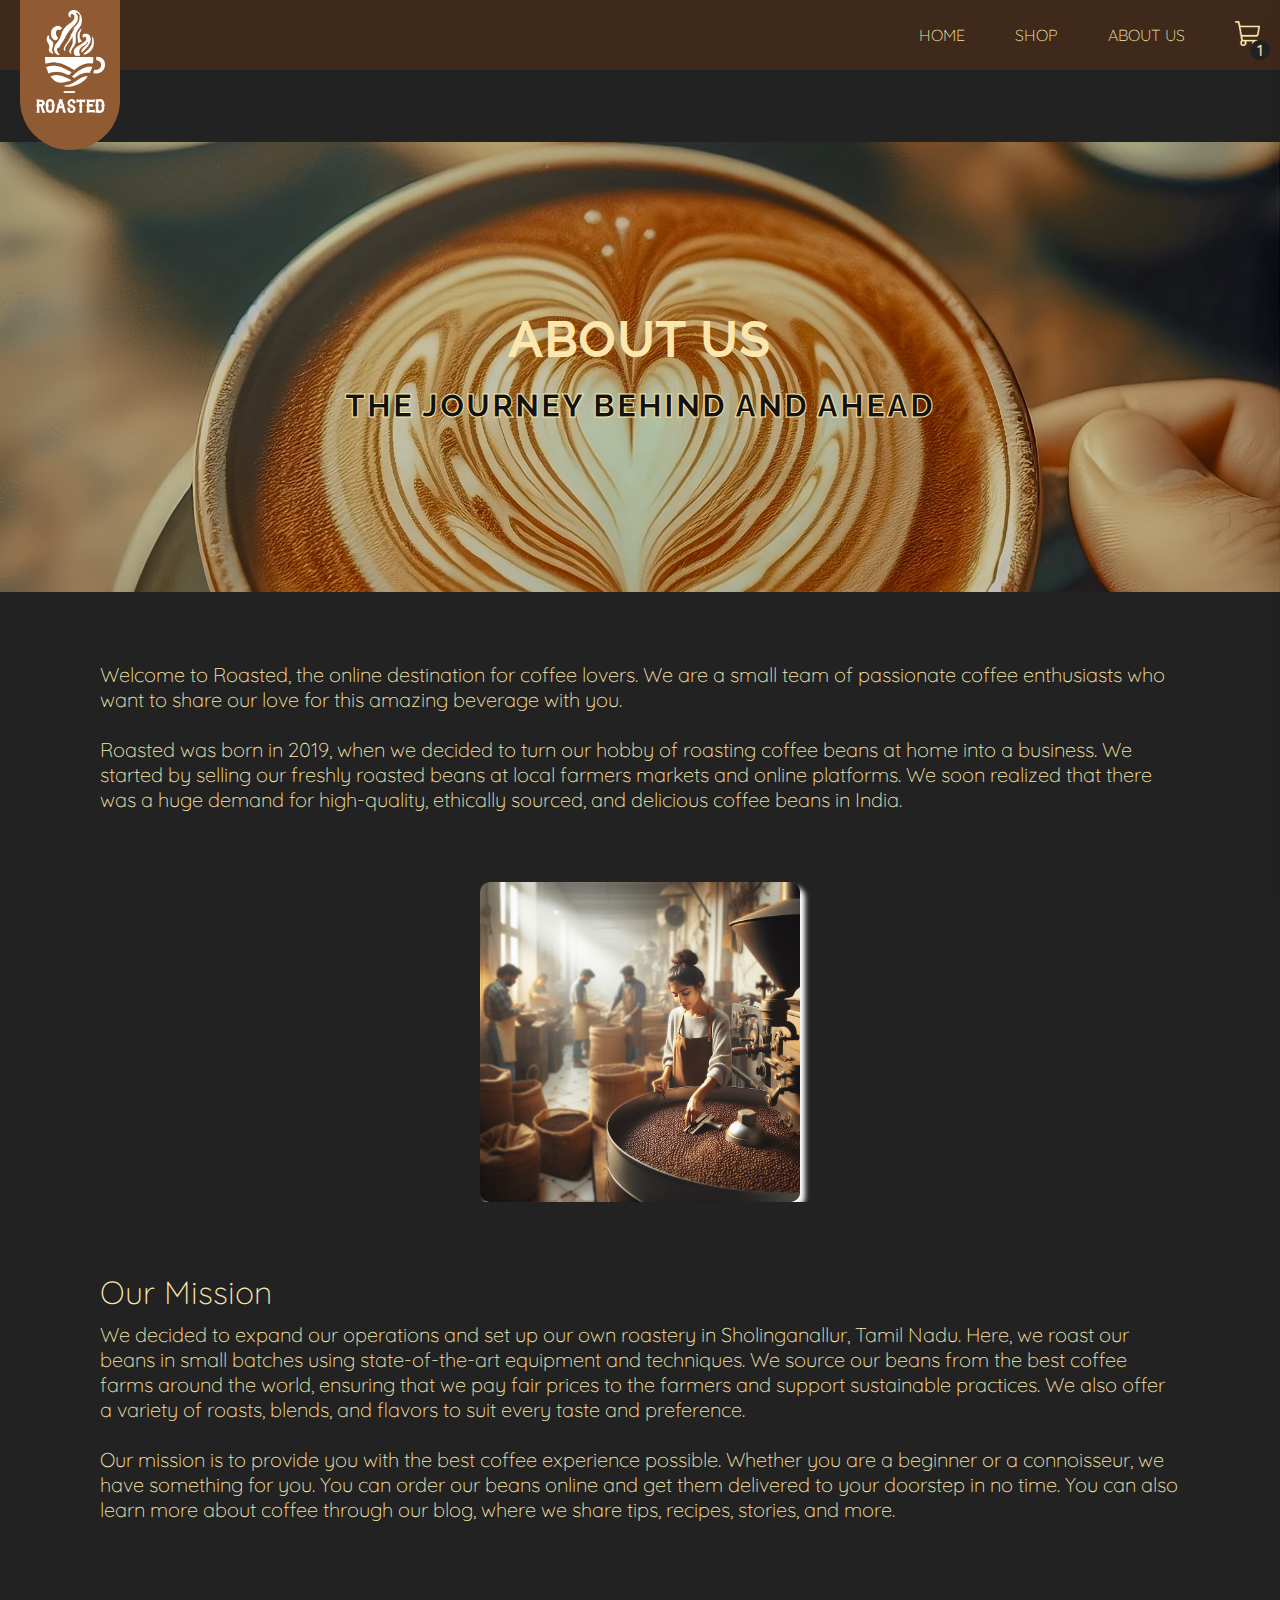
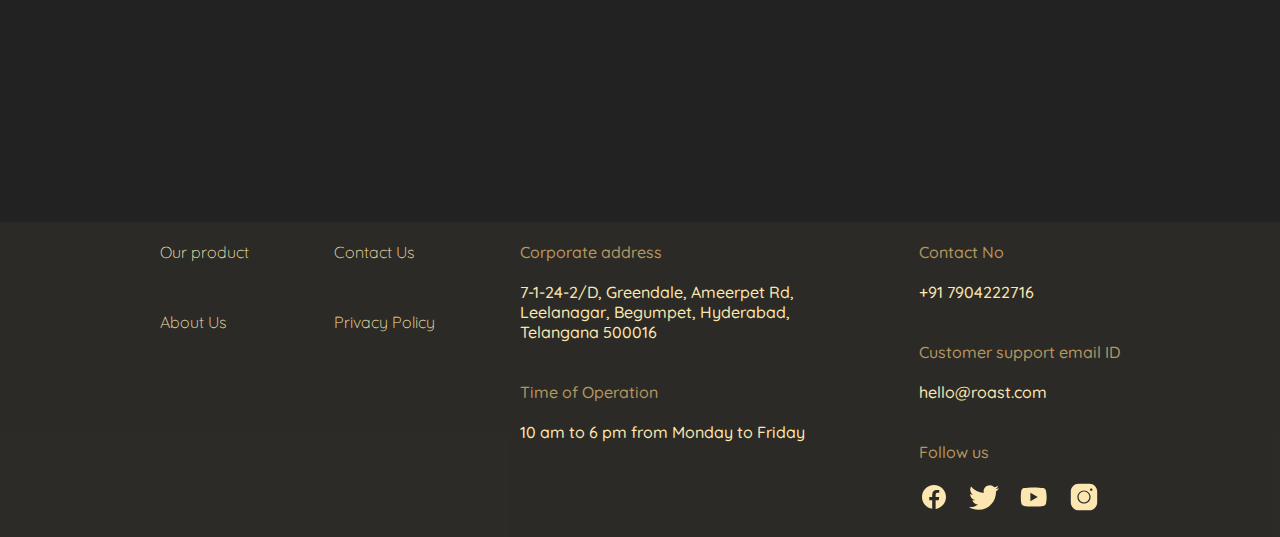
<file: About.html>
<!DOCTYPE html>
<html lang="en">
<head>
    <meta charset="UTF-8">
    <meta name="viewport" content="width=device-width, initial-scale=1.0">
    <title>About Us</title>
    <link rel="preconnect" href="https://fonts.googleapis.com">
    <link rel="preconnect" href="https://fonts.gstatic.com" crossorigin>
    <link href="https://fonts.googleapis.com/css2?family=Quicksand:wght@300;500;600&family=Raleway&display=swap" rel="stylesheet">

    <link href="./style.css" rel="stylesheet">
</head>
<body>
    <div id="navBar">
        <ul id="menu">
            <li><a href="Index.html">HOME</a></li>
            <li><a href="Shop.html">SHOP</a></li>
            <li><a href="About.html">ABOUT US</a></li>
            <li><img src="./Images/Icons/carts.png" alt="cart" id="shoppingIcon"><span id="cartItemCount">1</span></li>
        </ul>
    <a href="Index.html"><div id="logo">
            <img src="./Assests/1x/1x/Asset 2.png" alt="logo" height="82.82px" style="margin-top: 10px; position: relative; left: 5px;">
            <p id="logotext">Roasted</p>
        </div>
    </a>
    </div>
    <div class="cart-container moved">
        <div class="cart-header">
            <p style="font-weight: 500; color: #ffffff; font-size: 18px;">SHOPPING CART</p>
            <img src="./Images/Icons/close.png" alt="closeButton" id="closeButton">
        </div>
        <div id="cart-items"></div>
        <div class="footerCal"></div>
        <button class="checkOut">CHECK OUT</button>
    </div>
    <div class="carousel">
        <div class="tagHolder">
            <p class="tagLine lightText">ABOUT US</p>
            <p class="tagBottom ">THE JOURNEY BEHIND AND AHEAD</p>  
        </div>
        <div class="holder"><img class="banner" src="./Images/Banners/About Us.jpg" width="100%"></div>
    </div>
    <p class="lightText" style="margin: 70px 100px 70px 100px; font-size: 20px;">
        Welcome to Roasted, the online destination for coffee lovers. We are a small team of passionate coffee enthusiasts who want to share our love for this amazing beverage with you.<br> <br>
Roasted was born in 2019, when we decided to turn our hobby of roasting coffee beans at home into a business. We started by selling our freshly roasted beans at local farmers markets and online platforms. We soon realized that there was a huge demand for high-quality, ethically sourced, and delicious coffee beans in India.
    </p>
    <div>
        <div style="overflow: hidden; margin-bottom: 70px; display: flex; align-items: center; justify-content: center;"><img src="./Images/Banners/Sample Image.jpg" width="25%" height="50%" style="border-radius: 10px; box-shadow: 5px 5px 5px #ffffff;"></div>
    </div>
    <p class="lightText" style="margin: 70px 100px 10px 100px; font-size: 32px; font-weight: 300;"> Our Mission</p>
    <p class="lightText" style="margin: 10px 100px 170px 100px; font-size: 20px;">
        We decided to expand our operations and set up our own roastery in Sholinganallur, Tamil Nadu. 
        Here, we roast our beans in small batches using state-of-the-art equipment and techniques. 
        We source our beans from the best coffee farms around the world, ensuring that we pay fair prices to the farmers and support sustainable practices. 
        We also offer a variety of roasts, blends, and flavors to suit every taste and preference.
        <br> <br>
        Our mission is to provide you with the best coffee experience possible. 
        Whether you are a beginner or a connoisseur, we have something for you. 
        You can order our beans online and get them delivered to your doorstep in no time.
         You can also learn more about coffee through our blog, where we share tips, recipes, stories, and more.
    </p>

    <div class="footercontent">
        <div class="footer">
        <div class="section">
            <a href="Shop.html">Our product</a>
            <a href="About.html">About Us</a>
        </div>
        <div class="section">
            <a href="ContactUs.html">Contact Us</a>
            <a href="Shop.html">Privacy Policy</a>
        </div>
        <div class="section">
            <p class="heading">Corporate address</p>
            <p class="description">7-1-24-2/D, Greendale, Ameerpet Rd, Leelanagar, Begumpet, Hyderabad, Telangana 500016</p>
            <p class="heading">Time of Operation</p>
            <p class="description">10 am to 6 pm from Monday to Friday</p>
        </div>
        <div class="section">
            <p class="heading">Contact No</p>
            <p class="description">+91 7904222716</p>
            <p class="heading">Customer support email ID</p>
            <p class="description">hello@roast.com</p>
            <p class="heading">Follow us</p>
            <div class="iconHolder">
                <svg xmlns="http://www.w3.org/2000/svg" x="0px" y="0px" width="30" height="30" viewBox="0,0,256,256"
                style="fill:#000000;">
                <g fill="#fbe7af" fill-rule="nonzero" stroke="none" stroke-width="1" stroke-linecap="butt" stroke-linejoin="miter" stroke-miterlimit="10" stroke-dasharray="" stroke-dashoffset="0" font-family="none" font-weight="none" font-size="none" text-anchor="none" style="mix-blend-mode: normal"><g transform="scale(8.53333,8.53333)"><path d="M15,3c-6.627,0 -12,5.373 -12,12c0,6.016 4.432,10.984 10.206,11.852v-8.672h-2.969v-3.154h2.969v-2.099c0,-3.475 1.693,-5 4.581,-5c1.383,0 2.115,0.103 2.461,0.149v2.753h-1.97c-1.226,0 -1.654,1.163 -1.654,2.473v1.724h3.593l-0.487,3.154h-3.106v8.697c5.857,-0.794 10.376,-5.802 10.376,-11.877c0,-6.627 -5.373,-12 -12,-12z"></path></g></g>
                </svg>
                <svg xmlns="http://www.w3.org/2000/svg" x="0px" y="0px" width="30" height="30" viewBox="0,0,256,256"style="fill:#000000;">
                <g fill="#fbe7af" fill-rule="nonzero" stroke="none" stroke-width="1" stroke-linecap="butt" stroke-linejoin="miter" stroke-miterlimit="10" stroke-dasharray="" stroke-dashoffset="0" font-family="none" font-weight="none" font-size="none" text-anchor="none" style="mix-blend-mode: normal"><g transform="scale(5.12,5.12)"><path d="M50.0625,10.4375c-1.84766,0.82031 -3.82812,1.37109 -5.91016,1.62109c2.125,-1.27344 3.75781,-3.28906 4.52344,-5.6875c-1.98437,1.17578 -4.19141,2.03125 -6.53125,2.49219c-1.875,-2 -4.54687,-3.24609 -7.50391,-3.24609c-5.67969,0 -10.28516,4.60156 -10.28516,10.28125c0,0.80469 0.09375,1.58984 0.26953,2.34375c-8.54687,-0.42969 -16.12109,-4.52344 -21.19531,-10.74609c-0.88672,1.52344 -1.39062,3.28906 -1.39062,5.17187c0,3.56641 1.8125,6.71484 4.57422,8.5625c-1.6875,-0.05469 -3.27344,-0.51953 -4.66016,-1.28906c0,0.04297 0,0.08594 0,0.12891c0,4.98438 3.54688,9.13672 8.24609,10.08594c-0.85937,0.23438 -1.76953,0.35938 -2.70703,0.35938c-0.66406,0 -1.30859,-0.0625 -1.9375,-0.1875c1.3125,4.08203 5.10938,7.0625 9.60547,7.14453c-3.51562,2.75781 -7.94922,4.39844 -12.76953,4.39844c-0.83203,0 -1.64844,-0.04687 -2.44922,-0.14453c4.54687,2.92188 9.95312,4.62109 15.76172,4.62109c18.91406,0 29.25781,-15.66797 29.25781,-29.25391c0,-0.44531 -0.01172,-0.89453 -0.02734,-1.33203c2.00781,-1.44922 3.75,-3.26172 5.12891,-5.32422z"></path></g></g>
                </svg>
                <svg xmlns="http://www.w3.org/2000/svg" x="0px" y="0px" width="30" height="30" viewBox="0,0,256,256"style="fill:#000000;">
                    <g fill="#fbe7af" fill-rule="nonzero" stroke="none" stroke-width="1" stroke-linecap="butt" stroke-linejoin="miter" stroke-miterlimit="10" stroke-dasharray="" stroke-dashoffset="0" font-family="none" font-weight="none" font-size="none" text-anchor="none" style="mix-blend-mode: normal"><g transform="scale(5.12,5.12)"><path d="M44.89844,14.5c-0.39844,-2.19922 -2.29687,-3.80078 -4.5,-4.30078c-3.29687,-0.69922 -9.39844,-1.19922 -16,-1.19922c-6.59766,0 -12.79687,0.5 -16.09766,1.19922c-2.19922,0.5 -4.10156,2 -4.5,4.30078c-0.40234,2.5 -0.80078,6 -0.80078,10.5c0,4.5 0.39844,8 0.89844,10.5c0.40234,2.19922 2.30078,3.80078 4.5,4.30078c3.5,0.69922 9.5,1.19922 16.10156,1.19922c6.60156,0 12.60156,-0.5 16.10156,-1.19922c2.19922,-0.5 4.09766,-2 4.5,-4.30078c0.39844,-2.5 0.89844,-6.10156 1,-10.5c-0.20312,-4.5 -0.70312,-8 -1.20312,-10.5zM19,32v-14l12.19922,7z"></path></g></g>
                </svg>
                <svg xmlns="http://www.w3.org/2000/svg" x="0px" y="0px" width="30" height="30" viewBox="0,0,256,256"style="fill:#000000;"><g fill="#fbe7af" fill-rule="nonzero" stroke="none" stroke-width="1" stroke-linecap="butt" stroke-linejoin="miter" stroke-miterlimit="10" stroke-dasharray="" stroke-dashoffset="0" font-family="none" font-weight="none" font-size="none" text-anchor="none" style="mix-blend-mode: normal"><g transform="scale(5.12,5.12)"><path d="M16,3c-7.17,0 -13,5.83 -13,13v18c0,7.17 5.83,13 13,13h18c7.17,0 13,-5.83 13,-13v-18c0,-7.17 -5.83,-13 -13,-13zM37,11c1.1,0 2,0.9 2,2c0,1.1 -0.9,2 -2,2c-1.1,0 -2,-0.9 -2,-2c0,-1.1 0.9,-2 2,-2zM25,14c6.07,0 11,4.93 11,11c0,6.07 -4.93,11 -11,11c-6.07,0 -11,-4.93 -11,-11c0,-6.07 4.93,-11 11,-11zM25,16c-4.96,0 -9,4.04 -9,9c0,4.96 4.04,9 9,9c4.96,0 9,-4.04 9,-9c0,-4.96 -4.04,-9 -9,-9z"></path></g></g>
                </svg>

            </div>
        </div>
    </div>

    <script src="./functions.js"></script>
        

</body>
</html>
</file>
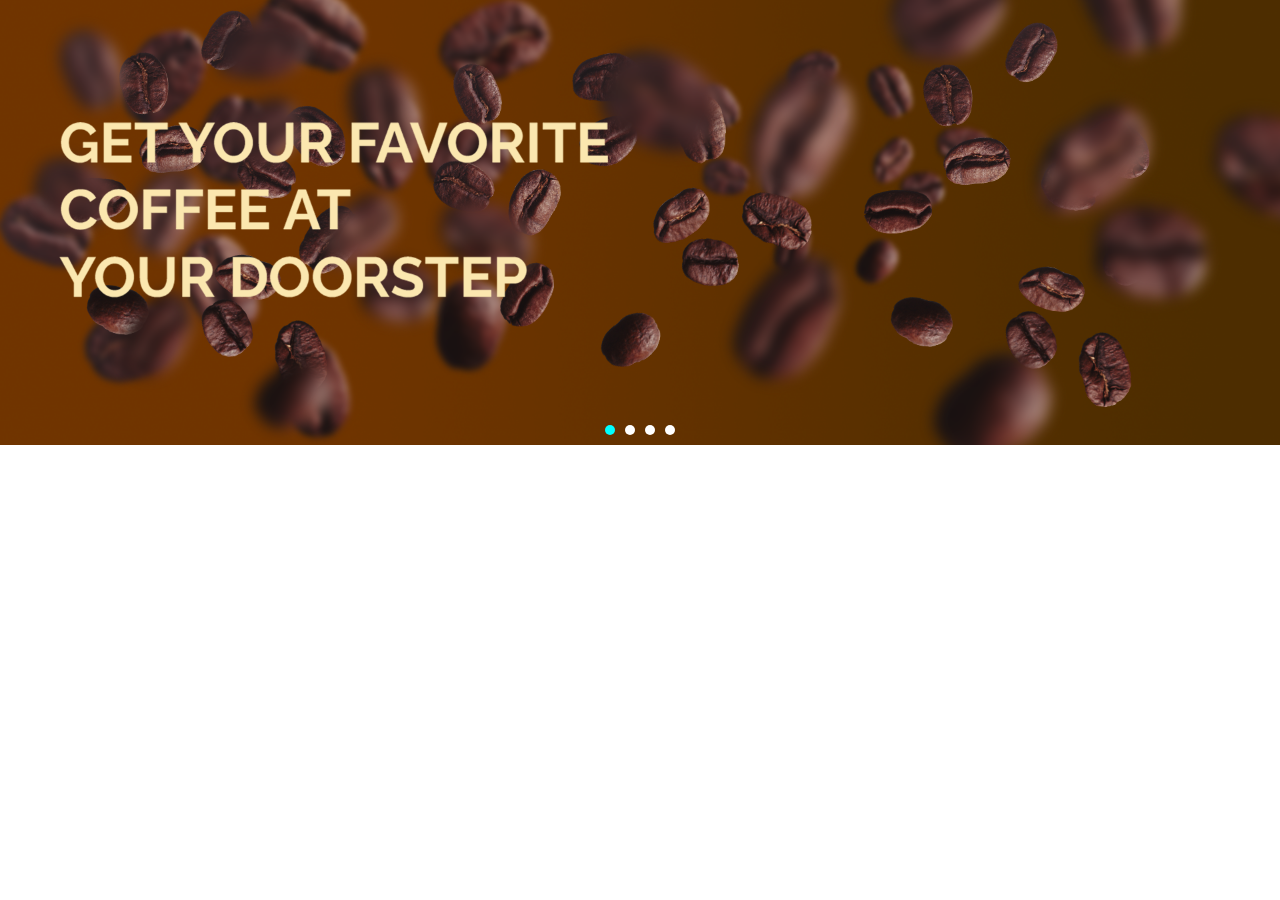
<file: carousel.html>
<!DOCTYPE html>
<html lang="en">
<head>
    <meta charset="UTF-8">
    <meta name="viewport" content="width=device-width, initial-scale=1.0">
    <title>Document</title>
    <style>
        *{
            margin: 0;
        }
        .carousel-container {
            display: grid;
            grid-template-columns: repeat(4, 100vw);
            transform: translateX(0);
            transition: transform 0.5s ease;
        }

        .slide {
            width: 100%;
            inset: 0 10px auto auto;
        }

        .overflowCont {
            overflow: hidden;
            position: relative;
        }

        .highlight {
            position: absolute;
            bottom: 10px;
            left: 50%;
            transform: translateX(-50%);
            display: flex;
            justify-content: center;
            align-items: center;
        }

        .highlight-dot {
            width: 10px;
            height: 10px;
            border-radius: 50%;
            background-color: white;
            margin: 0 5px;
            cursor: pointer;
        }
        .active{
            background-color: aqua;
        }
    </style>
</head>
<body>
    <div class="overflowCont">
        <div class="carousel-container">
            <img src="./Images/Main/Carsouel main 1.png" alt="Main1" class="slide">
            <img src="./Images/Main/Carsouel main 2.png" alt="Main2" class="slide">
        </div>
        <div class="highlight"></div>
    </div>

    <script>
        var carouselContainer = document.querySelector(".carousel-container");
        var highlightDiv = document.querySelector(".highlight");
        var translationValues = ['-0%', '-100%', '-200%', '-300%'];
        var currentIndex = 0;

        function updateTranslation() {
            carouselContainer.style.transform = 'translateX(' + translationValues[currentIndex] + ')';
            updateHighlight();
            currentIndex = (currentIndex + 1) % translationValues.length;
            console.log(currentIndex);
        }

        function updateHighlight() {
            var highlightDots = '';
            for (var i = 0; i < translationValues.length; i++) {
                var dotClass = i === currentIndex ? 'highlight-dot active' : 'highlight-dot';
                highlightDots += '<div class="' + dotClass + '" onclick="selectSlide(' + i + ')"></div>';
            }
            highlightDiv.innerHTML = highlightDots;
        }

        function selectSlide(index) {
            currentIndex = index;
            updateTranslation();
        }

        setInterval(updateTranslation, 2000);
        updateTranslation();
    </script>
</body>
</html>
</file>
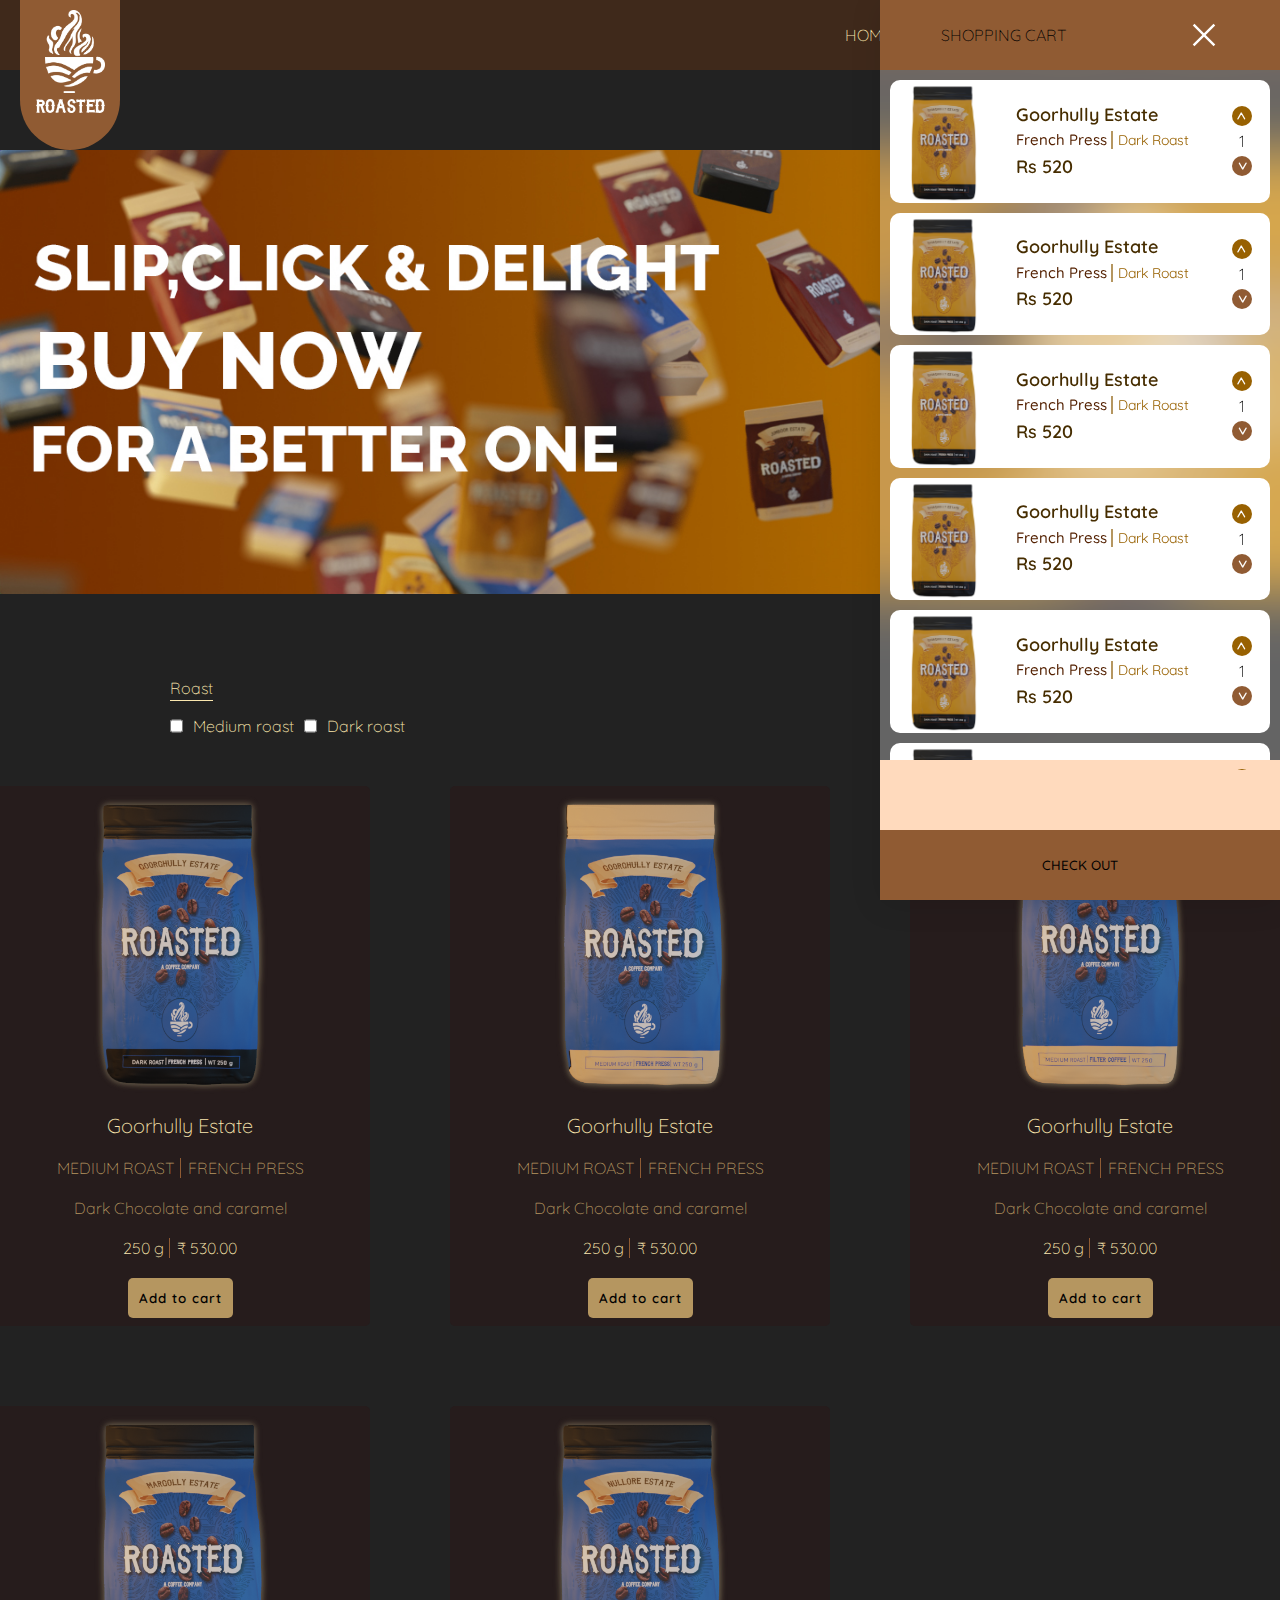
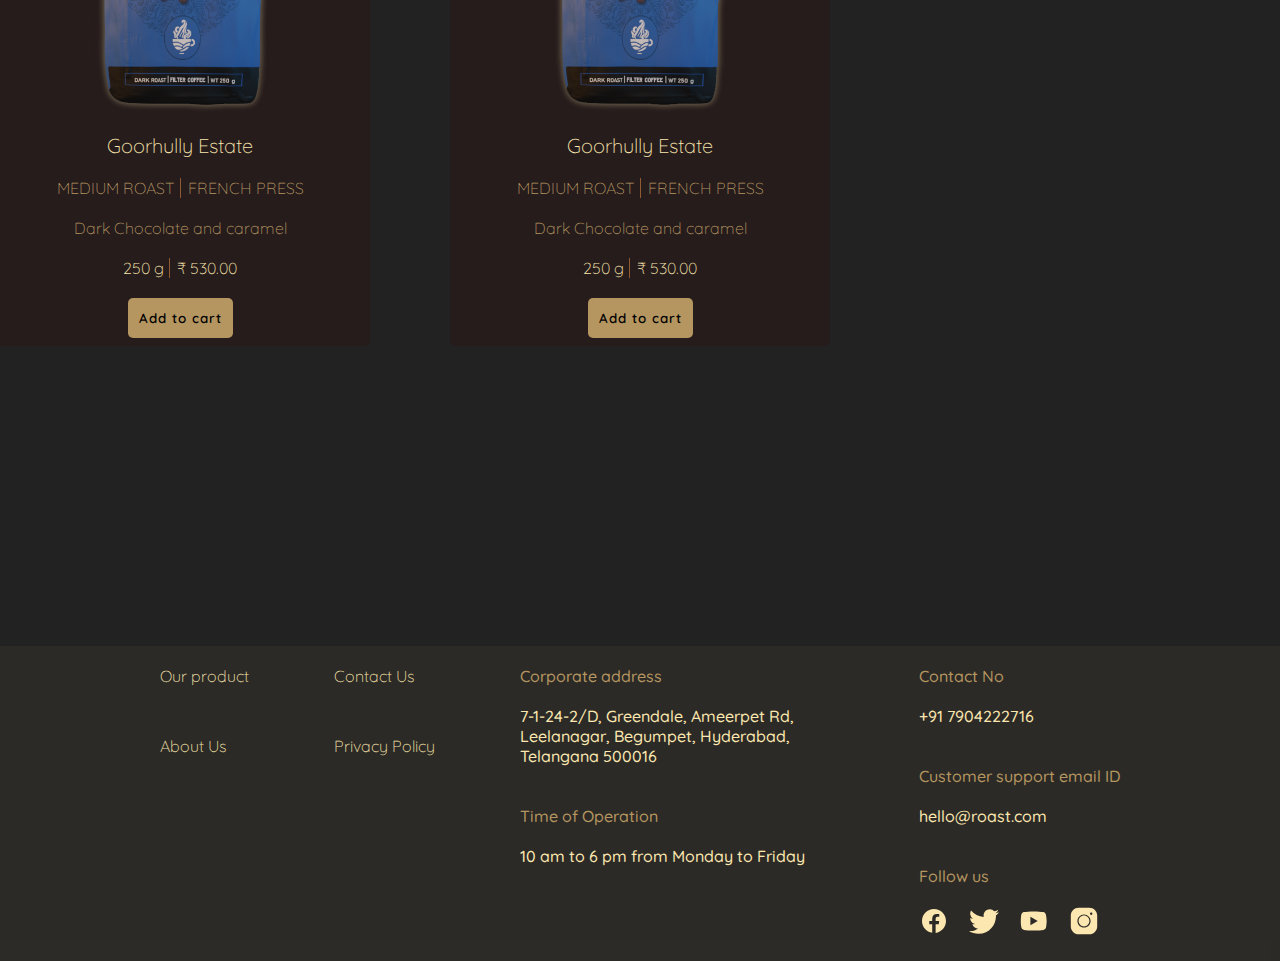
<file: ContactUs.html>
<!DOCTYPE html>
<html lang="en">
<head>
    <meta charset="UTF-8">
    <meta name="viewport" content="width=device-width, initial-scale=1.0">
    <title>Document</title>
    <link rel="preconnect" href="https://fonts.googleapis.com">
    <link rel="preconnect" href="https://fonts.gstatic.com" crossorigin>
    <link href="https://fonts.googleapis.com/css2?family=Quicksand:wght@300;500;600&family=Raleway&display=swap" rel="stylesheet">
    <link href="https://fonts.googleapis.com/css2?family=Raleway:wght@400;500;800&display=swap" rel="stylesheet">
    <link href="./style.css" rel="stylesheet">
</head>
<body>
    <div id="navBar">
        <ul id="menu">
            <li><a href="Index.html">HOME</a></li>
            <li><a href="Shop.html">SHOP</a></li>
            <li><a href="About.html">ABOUT US</a></li>
            <li><a href="ContactUs.html">CONTACT US</a></li>
        </ul>
    <a href="Index.html"><div id="logo">
            <img src="./Assests/1x/Asset 2.png" alt="logo" height="82.82px" style="margin-top: 10px; position: relative; left: 5px;">
            <p id="logotext">Roasted</p>
        </div>
    </a>
    </div>
    <div class="cart-container">
        <div class="cart-header">
            <p>SHOPPING CART</p>
            <svg xmlns="http://www.w3.org/2000/svg" x="0px" y="0px" width="30" height="30" viewBox="0,0,256,256"style="fill:#000000;">
                <g fill="#ffffff" fill-rule="nonzero" stroke="none" stroke-width="1" stroke-linecap="butt" stroke-linejoin="miter" stroke-miterlimit="10" stroke-dasharray="" stroke-dashoffset="0" font-family="none" font-weight="none" font-size="none" text-anchor="none" style="mix-blend-mode: normal"><g transform="scale(5.12,5.12)"><path d="M9.15625,6.3125l-2.84375,2.84375l15.84375,15.84375l-15.9375,15.96875l2.8125,2.8125l15.96875,-15.9375l15.9375,15.9375l2.84375,-2.84375l-15.9375,-15.9375l15.84375,-15.84375l-2.84375,-2.84375l-15.84375,15.84375z"></path></g></g>
            </svg>
        </div>
        <div id="cart-items">
            <div class="items">
                <img src="./Images/Product photos/goo_dr_fp.png" alt="Item1" width="70px" class="itemImages">
                <div class="itemDescription">
                    <p class="estateName">Goorhully Estate</p>
                    <p class="itemGrind">French Press  <span class="itemRoast"> Dark Roast</span></p>
                    <p class="itemRate">Rs 520</p>
                </div>
                <div class="itemCount">
                    <p class="upArrow">&lt;</p>
                    <p class="count">1</p>
                    <p class="downArrow">&lt;</p>
                </div>
            </div>
            <div class="items">
                <img src="./Images/Product photos/goo_dr_fp.png" alt="Item1" width="70px" class="itemImages">
                <div class="itemDescription">
                    <p class="estateName">Goorhully Estate</p>
                    <p class="itemGrind">French Press  <span class="itemRoast"> Dark Roast</span></p>
                    <p class="itemRate">Rs 520</p>
                </div>
                <div class="itemCount">
                    <p class="upArrow">&lt;</p>
                    <p class="count">1</p>
                    <p class="downArrow">&lt;</p>
                </div>
            </div>
            <div class="items">
                <img src="./Images/Product photos/goo_dr_fp.png" alt="Item1" width="70px" class="itemImages">
                <div class="itemDescription">
                    <p class="estateName">Goorhully Estate</p>
                    <p class="itemGrind">French Press  <span class="itemRoast"> Dark Roast</span></p>
                    <p class="itemRate">Rs 520</p>
                </div>
                <div class="itemCount">
                    <p class="upArrow">&lt;</p>
                    <p class="count">1</p>
                    <p class="downArrow">&lt;</p>
                </div>
            </div>
            <div class="items">
                <img src="./Images/Product photos/goo_dr_fp.png" alt="Item1" width="70px" class="itemImages">
                <div class="itemDescription">
                    <p class="estateName">Goorhully Estate</p>
                    <p class="itemGrind">French Press  <span class="itemRoast"> Dark Roast</span></p>
                    <p class="itemRate">Rs 520</p>
                </div>
                <div class="itemCount">
                    <p class="upArrow">&lt;</p>
                    <p class="count">1</p>
                    <p class="downArrow">&lt;</p>
                </div>
            </div>
            <div class="items">
                <img src="./Images/Product photos/goo_dr_fp.png" alt="Item1" width="70px" class="itemImages">
                <div class="itemDescription">
                    <p class="estateName">Goorhully Estate</p>
                    <p class="itemGrind">French Press  <span class="itemRoast"> Dark Roast</span></p>
                    <p class="itemRate">Rs 520</p>
                </div>
                <div class="itemCount">
                    <p class="upArrow">&lt;</p>
                    <p class="count">1</p>
                    <p class="downArrow">&lt;</p>
                </div>
            </div>
            <div class="items">
                <img src="./Images/Product photos/goo_dr_fp.png" alt="Item1" width="70px" class="itemImages">
                <div class="itemDescription">
                    <p class="estateName">Goorhully Estate</p>
                    <p class="itemGrind">French Press  <span class="itemRoast"> Dark Roast</span></p>
                    <p class="itemRate">Rs 520</p>
                </div>
                <div class="itemCount">
                    <p class="upArrow">&lt;</p>
                    <p class="count">1</p>
                    <p class="downArrow">&lt;</p>
                </div>
            </div>
            <div class="items">
                <img src="./Images/Product photos/goo_dr_fp.png" alt="Item1" width="70px" class="itemImages">
                <div class="itemDescription">
                    <p class="estateName">Goorhully Estate</p>
                    <p class="itemGrind">French Press  <span class="itemRoast"> Dark Roast</span></p>
                    <p class="itemRate">Rs 520</p>
                </div>
                <div class="itemCount">
                    <p class="upArrow">&lt;</p>
                    <p class="count">1</p>
                    <p class="downArrow">&lt;</p>
                </div>
            </div>
            <div class="items">
                <img src="./Images/Product photos/goo_dr_fp.png" alt="Item1" width="70px" class="itemImages">
                <div class="itemDescription">
                    <p class="estateName">Goorhully Estate</p>
                    <p class="itemGrind">French Press  <span class="itemRoast"> Dark Roast</span></p>
                    <p class="itemRate">Rs 520</p>
                </div>
                <div class="itemCount">
                    <p class="upArrow">&lt;</p>
                    <p class="count">1</p>
                    <p class="downArrow">&lt;</p>
                </div>
            </div>
        </div>
        <div class="footerCal"></div>
        <button class="checkOut">CHECK OUT</button>
    </div>

        <img src="./Images/Main/All-Shop-Banner.jpg" width="100%" style="margin-top: 150px;">
    </div>
    <div class="shopSection">
        <div class="filterSection">
            <p class="lightText" style="border-bottom: 1px solid #FBE7AF; width: fit-content; padding-bottom: 2px;">Roast</p>
            <div class="checkboxContainer">
                <div class="checkBox">
                    <input type="checkbox">
                    <p class="lightText">Medium roast</p>
                </div>
                <div class="checkBox">
                    <input type="checkbox">
                    <p class="lightText">Dark roast</p>
                </div>
            </div>
        </div>
        <div class="sortSection">
            <p class="lightText">Sort</p>
            <div class="arrow"></div>
        </div>
       
    </div>
    <div class="shopCards">
        <div class="sellerCard">
            <img src="./Images/Product photos/goo_dr_fc.png" alt="product" class="productImage">
            <p class="productName">Goorhully Estate</p>
            <div class="roastPress">
                <p>MEDIUM ROAST</p>
                <p class="leftBorder">FRENCH PRESS</p>
            </div>
            <div class="flavour">Dark Chocolate and caramel</div>
            <div class="weigthPrice">
                <p>250 g</p>
                <p class="leftBorder">₹ 530.00</p>
            </div>
            <button class="shopButton">Add to cart</button>
        </div>
        <div class="sellerCard">
            <img src="./Images/Product photos/goo_mr_fc.png" alt="product" class="productImage">
            <p class="productName">Goorhully Estate</p>
            <div class="roastPress">
                <p>MEDIUM ROAST</p>
                <p class="leftBorder">FRENCH PRESS</p>
            </div>
            <div class="flavour">Dark Chocolate and caramel</div>
            <div class="weigthPrice">
                <p>250 g</p>
                <p class="leftBorder">₹ 530.00</p>
            </div>
            <button class="shopButton">Add to cart</button>
        </div>
        <div class="sellerCard">
            <img src="./Images/Product photos/jum_mr_fc.png" alt="product" class="productImage">
            <p class="productName">Goorhully Estate</p>
            <div class="roastPress">
                <p>MEDIUM ROAST</p>
                <p class="leftBorder">FRENCH PRESS</p>
            </div>
            <div class="flavour">Dark Chocolate and caramel</div>
            <div class="weigthPrice">
                <p>250 g</p>
                <p class="leftBorder">₹ 530.00</p>
            </div>
            <button class="shopButton">Add to cart</button>
        </div>
        <div class="sellerCard">
            <img src="./Images/Product photos/mar_dr_fc.png" alt="product" class="productImage">
            <p class="productName">Goorhully Estate</p>
            <div class="roastPress">
                <p>MEDIUM ROAST</p>
                <p class="leftBorder">FRENCH PRESS</p>
            </div>
            <div class="flavour">Dark Chocolate and caramel</div>
            <div class="weigthPrice">
                <p>250 g</p>
                <p class="leftBorder">₹ 530.00</p>
            </div>
            <button class="shopButton">Add to cart</button>
        </div>
        <div class="sellerCard">
            <img src="./Images/Product photos/nul_dr_fc.png" alt="product" class="productImage">
            <p class="productName">Goorhully Estate</p>
            <div class="roastPress">
                <p>MEDIUM ROAST</p>
                <p class="leftBorder">FRENCH PRESS</p>
            </div>
            <div class="flavour">Dark Chocolate and caramel</div>
            <div class="weigthPrice">
                <p>250 g</p>
                <p class="leftBorder">₹ 530.00</p>
            </div>
            <button class="shopButton">Add to cart</button>
        </div>
    </div>
    <div class="footercontent">
      <div class="footer">
        <div class="section">
            <a href="Shop.html">Our product</a>
            <a href="About.html">About Us</a>
        </div>
        <div class="section">
            <a href="ContactUs.html">Contact Us</a>
            <a href="Shop.html">Privacy Policy</a>
        </div>
        <div class="section">
            <p class="heading">Corporate address</p>
            <p class="description">7-1-24-2/D, Greendale, Ameerpet Rd, Leelanagar, Begumpet, Hyderabad, Telangana 500016</p>
            <p class="heading">Time of Operation</p>
            <p class="description">10 am to 6 pm from Monday to Friday</p>
        </div>
        <div class="section">
            <p class="heading">Contact No</p>
            <p class="description">+91 7904222716</p>
            <p class="heading">Customer support email ID</p>
            <p class="description">hello@roast.com</p>
            <p class="heading">Follow us</p>
            <div class="iconHolder">
                <svg xmlns="http://www.w3.org/2000/svg" x="0px" y="0px" width="30" height="30" viewBox="0,0,256,256"
                style="fill:#000000;">
                <g fill="#fbe7af" fill-rule="nonzero" stroke="none" stroke-width="1" stroke-linecap="butt" stroke-linejoin="miter" stroke-miterlimit="10" stroke-dasharray="" stroke-dashoffset="0" font-family="none" font-weight="none" font-size="none" text-anchor="none" style="mix-blend-mode: normal"><g transform="scale(8.53333,8.53333)"><path d="M15,3c-6.627,0 -12,5.373 -12,12c0,6.016 4.432,10.984 10.206,11.852v-8.672h-2.969v-3.154h2.969v-2.099c0,-3.475 1.693,-5 4.581,-5c1.383,0 2.115,0.103 2.461,0.149v2.753h-1.97c-1.226,0 -1.654,1.163 -1.654,2.473v1.724h3.593l-0.487,3.154h-3.106v8.697c5.857,-0.794 10.376,-5.802 10.376,-11.877c0,-6.627 -5.373,-12 -12,-12z"></path></g></g>
                </svg>
                <svg xmlns="http://www.w3.org/2000/svg" x="0px" y="0px" width="30" height="30" viewBox="0,0,256,256"style="fill:#000000;">
                <g fill="#fbe7af" fill-rule="nonzero" stroke="none" stroke-width="1" stroke-linecap="butt" stroke-linejoin="miter" stroke-miterlimit="10" stroke-dasharray="" stroke-dashoffset="0" font-family="none" font-weight="none" font-size="none" text-anchor="none" style="mix-blend-mode: normal"><g transform="scale(5.12,5.12)"><path d="M50.0625,10.4375c-1.84766,0.82031 -3.82812,1.37109 -5.91016,1.62109c2.125,-1.27344 3.75781,-3.28906 4.52344,-5.6875c-1.98437,1.17578 -4.19141,2.03125 -6.53125,2.49219c-1.875,-2 -4.54687,-3.24609 -7.50391,-3.24609c-5.67969,0 -10.28516,4.60156 -10.28516,10.28125c0,0.80469 0.09375,1.58984 0.26953,2.34375c-8.54687,-0.42969 -16.12109,-4.52344 -21.19531,-10.74609c-0.88672,1.52344 -1.39062,3.28906 -1.39062,5.17187c0,3.56641 1.8125,6.71484 4.57422,8.5625c-1.6875,-0.05469 -3.27344,-0.51953 -4.66016,-1.28906c0,0.04297 0,0.08594 0,0.12891c0,4.98438 3.54688,9.13672 8.24609,10.08594c-0.85937,0.23438 -1.76953,0.35938 -2.70703,0.35938c-0.66406,0 -1.30859,-0.0625 -1.9375,-0.1875c1.3125,4.08203 5.10938,7.0625 9.60547,7.14453c-3.51562,2.75781 -7.94922,4.39844 -12.76953,4.39844c-0.83203,0 -1.64844,-0.04687 -2.44922,-0.14453c4.54687,2.92188 9.95312,4.62109 15.76172,4.62109c18.91406,0 29.25781,-15.66797 29.25781,-29.25391c0,-0.44531 -0.01172,-0.89453 -0.02734,-1.33203c2.00781,-1.44922 3.75,-3.26172 5.12891,-5.32422z"></path></g></g>
                </svg>
                <svg xmlns="http://www.w3.org/2000/svg" x="0px" y="0px" width="30" height="30" viewBox="0,0,256,256"style="fill:#000000;">
                    <g fill="#fbe7af" fill-rule="nonzero" stroke="none" stroke-width="1" stroke-linecap="butt" stroke-linejoin="miter" stroke-miterlimit="10" stroke-dasharray="" stroke-dashoffset="0" font-family="none" font-weight="none" font-size="none" text-anchor="none" style="mix-blend-mode: normal"><g transform="scale(5.12,5.12)"><path d="M44.89844,14.5c-0.39844,-2.19922 -2.29687,-3.80078 -4.5,-4.30078c-3.29687,-0.69922 -9.39844,-1.19922 -16,-1.19922c-6.59766,0 -12.79687,0.5 -16.09766,1.19922c-2.19922,0.5 -4.10156,2 -4.5,4.30078c-0.40234,2.5 -0.80078,6 -0.80078,10.5c0,4.5 0.39844,8 0.89844,10.5c0.40234,2.19922 2.30078,3.80078 4.5,4.30078c3.5,0.69922 9.5,1.19922 16.10156,1.19922c6.60156,0 12.60156,-0.5 16.10156,-1.19922c2.19922,-0.5 4.09766,-2 4.5,-4.30078c0.39844,-2.5 0.89844,-6.10156 1,-10.5c-0.20312,-4.5 -0.70312,-8 -1.20312,-10.5zM19,32v-14l12.19922,7z"></path></g></g>
                </svg>
                <svg xmlns="http://www.w3.org/2000/svg" x="0px" y="0px" width="30" height="30" viewBox="0,0,256,256"style="fill:#000000;"><g fill="#fbe7af" fill-rule="nonzero" stroke="none" stroke-width="1" stroke-linecap="butt" stroke-linejoin="miter" stroke-miterlimit="10" stroke-dasharray="" stroke-dashoffset="0" font-family="none" font-weight="none" font-size="none" text-anchor="none" style="mix-blend-mode: normal"><g transform="scale(5.12,5.12)"><path d="M16,3c-7.17,0 -13,5.83 -13,13v18c0,7.17 5.83,13 13,13h18c7.17,0 13,-5.83 13,-13v-18c0,-7.17 -5.83,-13 -13,-13zM37,11c1.1,0 2,0.9 2,2c0,1.1 -0.9,2 -2,2c-1.1,0 -2,-0.9 -2,-2c0,-1.1 0.9,-2 2,-2zM25,14c6.07,0 11,4.93 11,11c0,6.07 -4.93,11 -11,11c-6.07,0 -11,-4.93 -11,-11c0,-6.07 4.93,-11 11,-11zM25,16c-4.96,0 -9,4.04 -9,9c0,4.96 4.04,9 9,9c4.96,0 9,-4.04 9,-9c0,-4.96 -4.04,-9 -9,-9z"></path></g></g>
                </svg>

            </div>
        </div>
      </div>
    </div>
    <script src="./functions.js"></script>
</body>
</html>
</file>
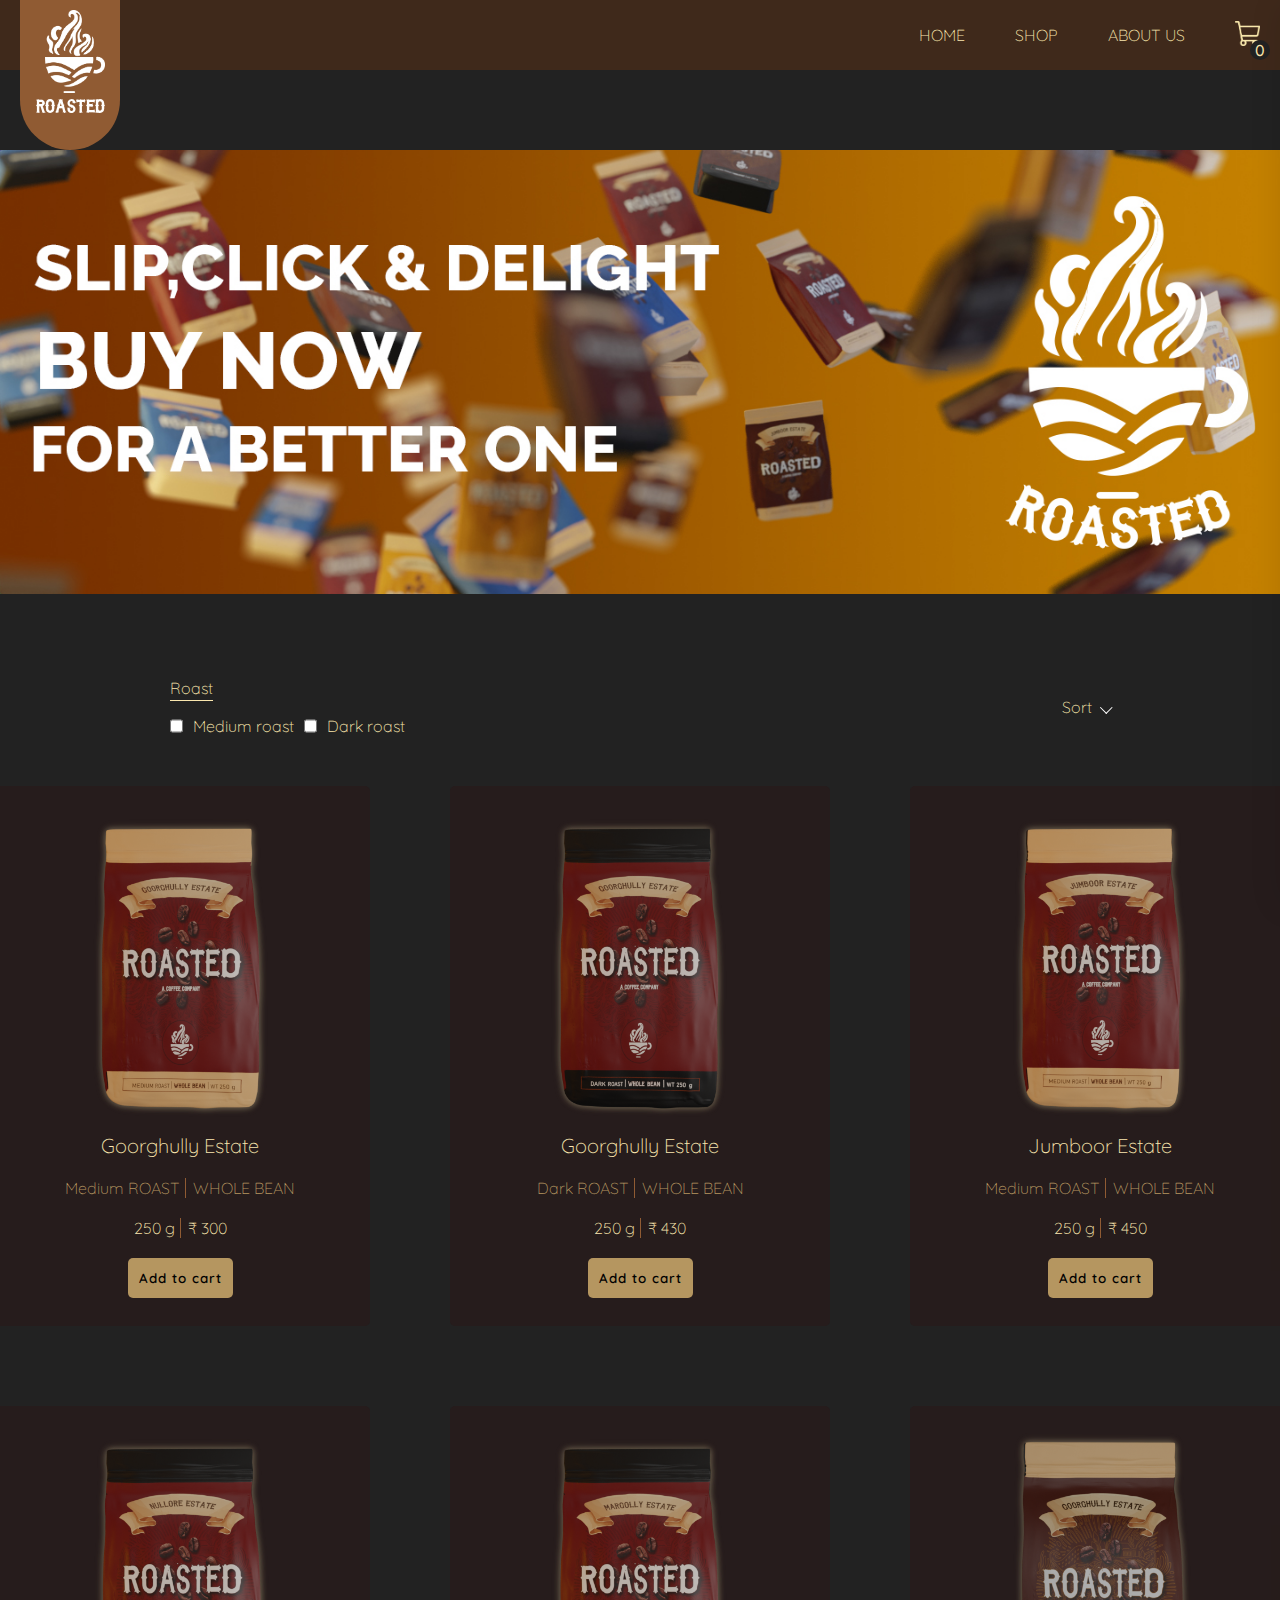
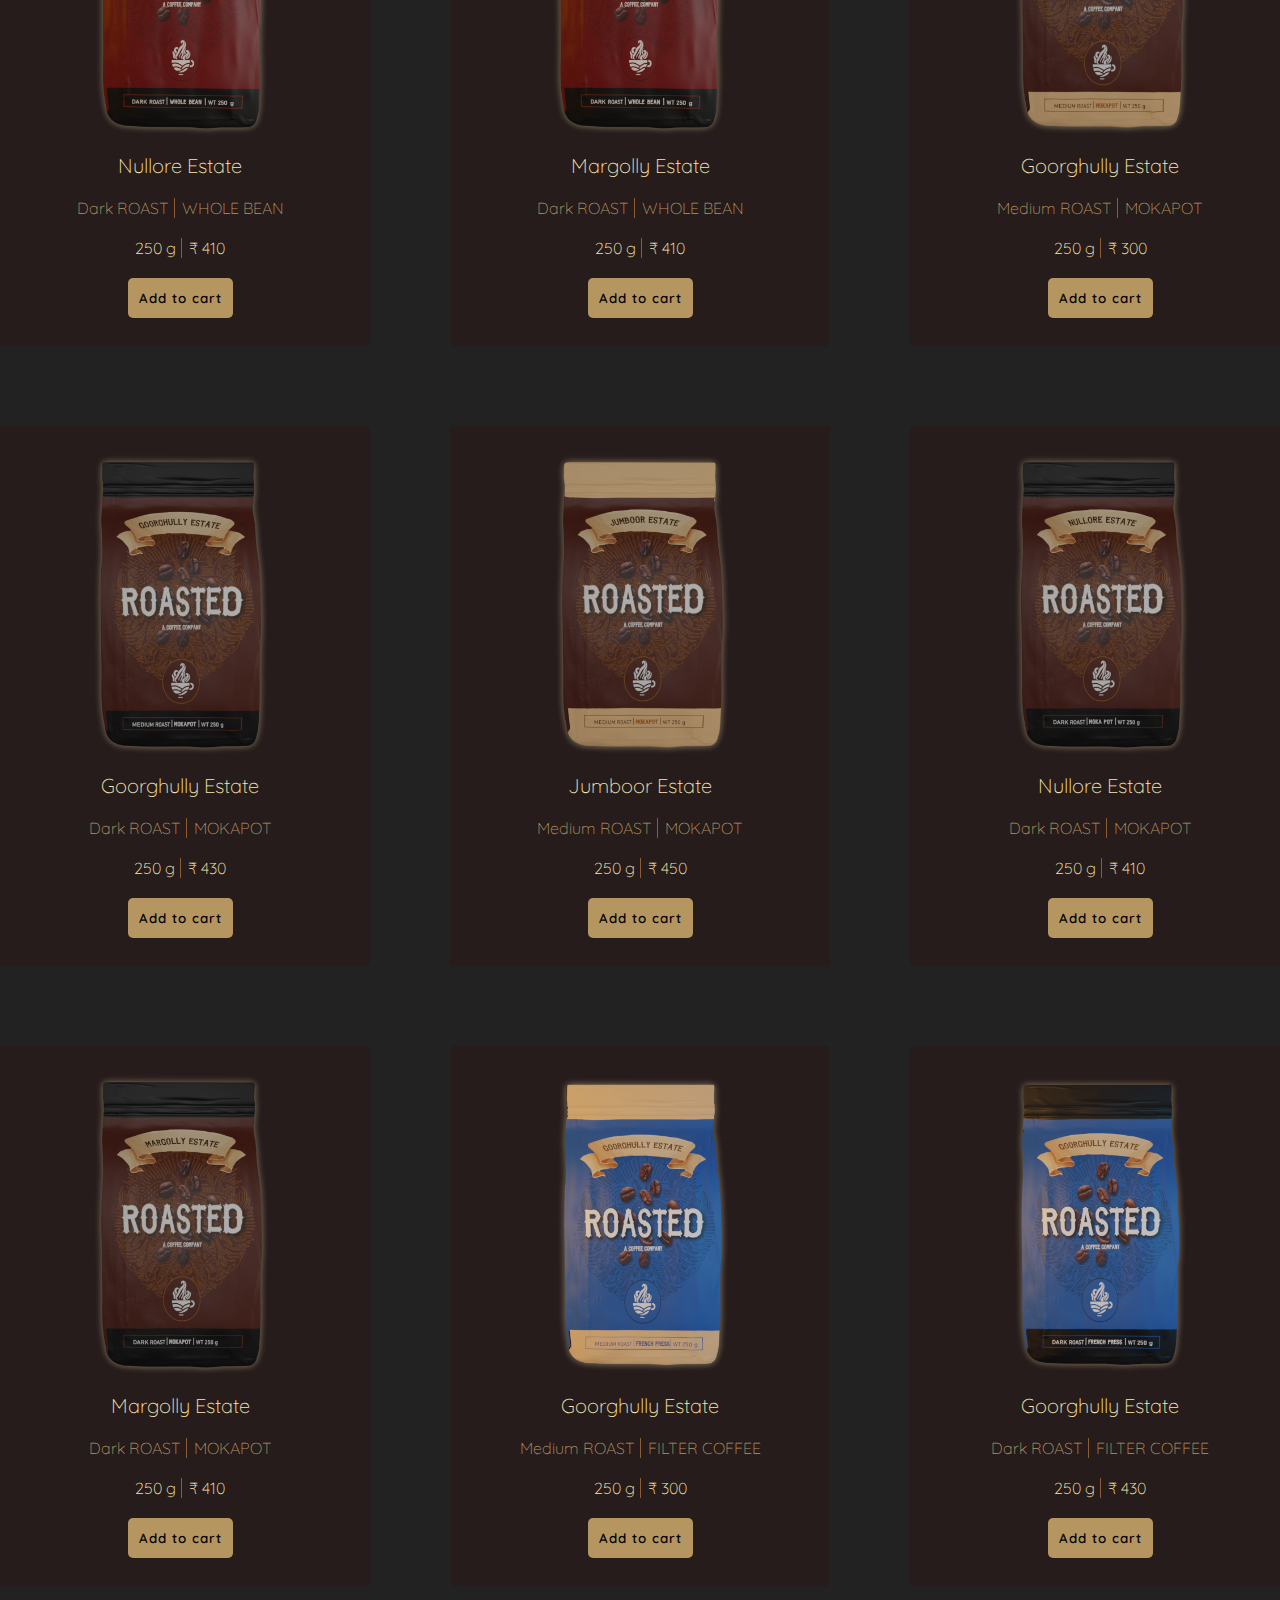
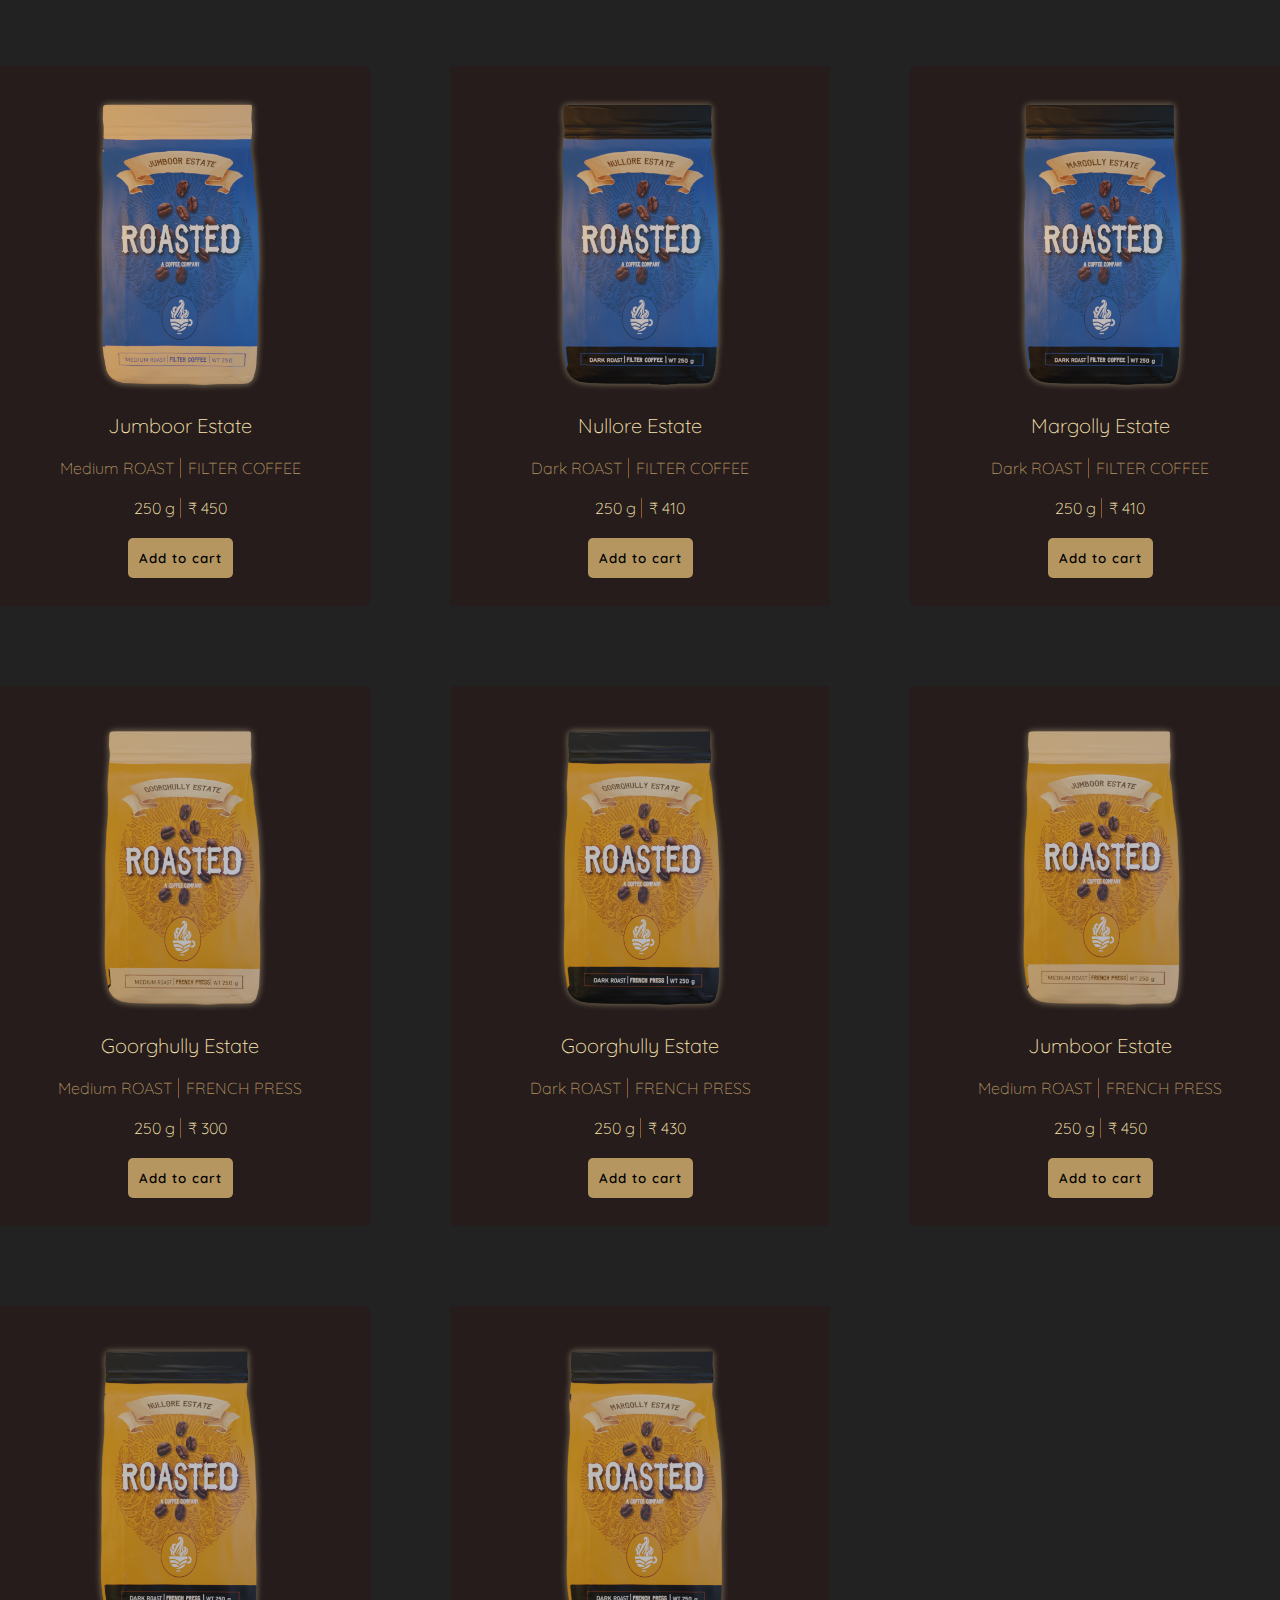
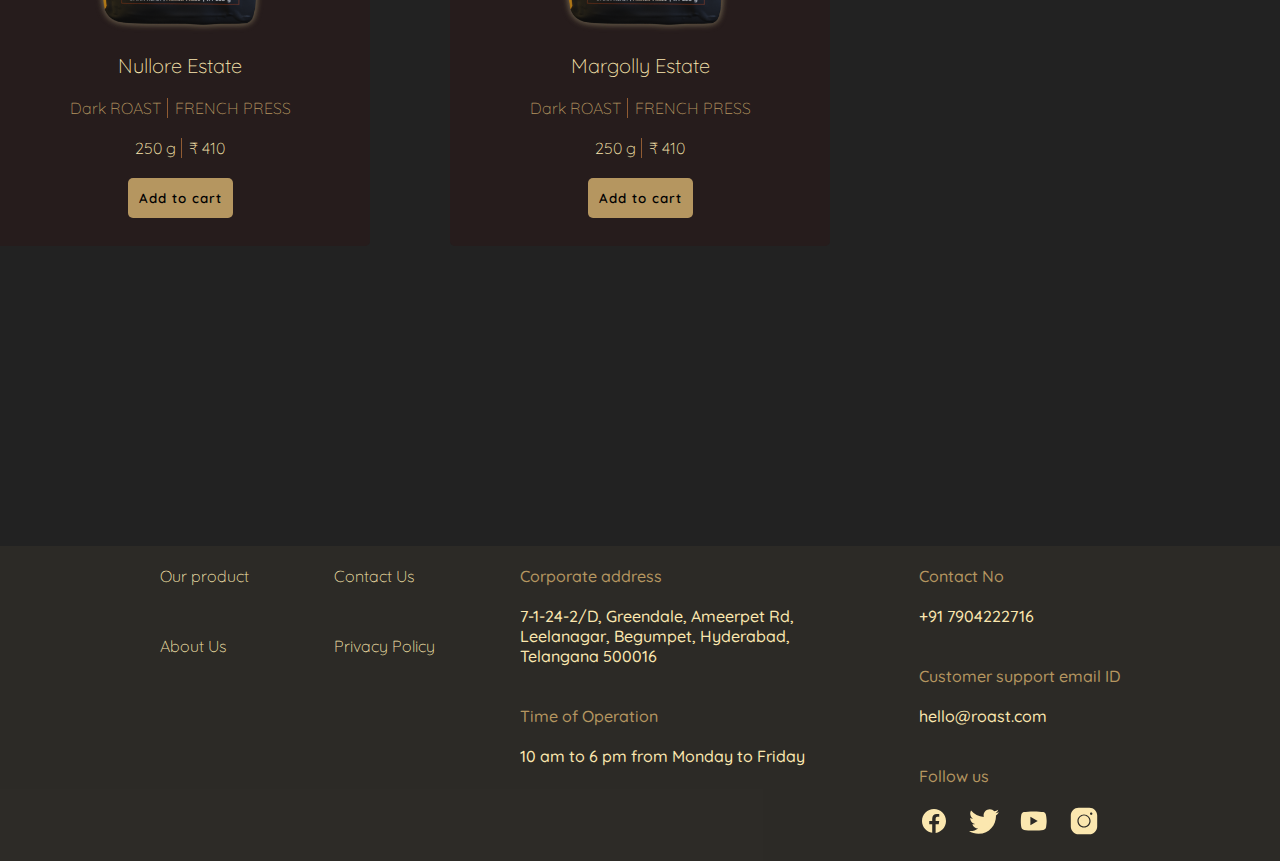
<file: Shop.html>
<!DOCTYPE html>
<html lang="en">
<head>
    <meta charset="UTF-8">
    <meta name="viewport" content="width=device-width, initial-scale=1.0">
    <title>Shop</title>
    <link rel="preconnect" href="https://fonts.googleapis.com">
    <link rel="preconnect" href="https://fonts.gstatic.com" crossorigin>
    <link href="https://fonts.googleapis.com/css2?family=Quicksand:wght@300;500;600&family=Raleway&display=swap" rel="stylesheet">
    <link href="https://fonts.googleapis.com/css2?family=Raleway:wght@400;500;800&display=swap" rel="stylesheet">
    <link href="./style.css" rel="stylesheet">
</head>
<body>
    <div id="navBar">
        <ul id="menu">
            <li><a href="index.html">HOME</a></li>
            <li><a href="Shop.html">SHOP</a></li>
            <li><a href="About.html">ABOUT US</a></li>         
            <li><img src="./Images/Icons/carts.png" alt="cart" id="shoppingIcon"><span id="cartItemCount">0</span></li>
        </ul>
    <a href="Index.html"><div id="logo">
            <img src="./Assests/1x/1x/Asset 2.png" alt="logo" height="82.82px" style="margin-top: 10px; position: relative; left: 5px;">
            <p id="logotext">Roasted</p>
        </div>
    </a>
    </div>
    <div class="cart-container moved">
        <div class="cart-header">
            <p style="font-weight: 500; color: #ffffff; font-size: 18px;">SHOPPING CART</p>
            <img src="./Images/Icons/close.png" alt="closeButton" id="closeButton">
        </div>
        <div id="cart-items"></div>
        <div class="footerCal"></div>
        <button class="checkOut">CHECK OUT</button>
    </div>

        <img src="./Images/Main/All-Shop-Banner.jpg" width="100%" style="margin-top: 150px;">
    </div>
    <div class="shopSection">
        <div class="filterSection">
            <p class="lightText" style="border-bottom: 1px solid #FBE7AF; width: fit-content; padding-bottom: 2px;">Roast</p>
            <div class="checkboxContainer">
                <div class="checkBox">
                    <input type="checkbox" id="Medium">
                    <p class="lightText">Medium roast</p>
                </div>
                <div class="checkBox">
                    <input type="checkbox" id="Dark">
                    <p class="lightText">Dark roast</p>
                </div>
            </div>
        </div>
        <div class="sortSection">
            <p class="lightText">Sort</p>
            <div class="arrow"></div>
        </div>
       
    </div>
    <div class="shopCards" id="allGrind">
        <div class="sellerCard">
            <img src="./Images/Product photos/goo_dr_fc.png" alt="product" class="productImage">
            <p class="productName">Goorhully Estate</p>
            <div class="roastPress">
                <p>MEDIUM ROAST</p>
                <p class="leftBorder">FRENCH PRESS</p>
            </div>
            <div class="flavour">Dark Chocolate and caramel</div>
            <div class="weigthPrice">
                <p>250 g</p>
                <p class="leftBorder">₹ 530.00</p>
            </div>
            <button class="shopButton">Add to cart</button>
        </div>
        <div class="sellerCard">
            <img src="./Images/Product photos/goo_mr_fc.png" alt="product" class="productImage">
            <p class="productName">Goorhully Estate</p>
            <div class="roastPress">
                <p>MEDIUM ROAST</p>
                <p class="leftBorder">FRENCH PRESS</p>
            </div>
            <div class="flavour">Dark Chocolate and caramel</div>
            <div class="weigthPrice">
                <p>250 g</p>
                <p class="leftBorder">₹ 530.00</p>
            </div>
            <button class="shopButton">Add to cart</button>
        </div>
        <div class="sellerCard">
            <img src="./Images/Product photos/jum_mr_fc.png" alt="product" class="productImage">
            <p class="productName">Goorhully Estate</p>
            <div class="roastPress">
                <p>MEDIUM ROAST</p>
                <p class="leftBorder">FRENCH PRESS</p>
            </div>
            <div class="flavour">Dark Chocolate and caramel</div>
            <div class="weigthPrice">
                <p>250 g</p>
                <p class="leftBorder">₹ 530.00</p>
            </div>
            <button class="shopButton">Add to cart</button>
        </div>
        <div class="sellerCard">
            <img src="./Images/Product photos/mar_dr_fc.png" alt="product" class="productImage">
            <p class="productName">Goorhully Estate</p>
            <div class="roastPress">
                <p>MEDIUM ROAST</p>
                <p class="leftBorder">FRENCH PRESS</p>
            </div>
            <div class="flavour">Dark Chocolate and caramel</div>
            <div class="weigthPrice">
                <p>250 g</p>
                <p class="leftBorder">₹ 530.00</p>
            </div>
            <button class="shopButton">Add to cart</button>
        </div>
        <div class="sellerCard">
            <img src="./Images/Product photos/nul_dr_fc.png" alt="product" class="productImage">
            <p class="productName">Goorhully Estate</p>
            <div class="roastPress">
                <p>MEDIUM ROAST</p>
                <p class="leftBorder">FRENCH PRESS</p>
            </div>
            <div class="flavour">Dark Chocolate and caramel</div>
            <div class="weigthPrice">
                <p>250 g</p>
                <p class="leftBorder">₹ 530.00</p>
            </div>
            <button class="shopButton">Add to cart</button>
        </div>
    </div>
    <div class="footercontent">
      <div class="footer">
        <div class="section">
            <a href="Shop.html">Our product</a>
            <a href="About.html">About Us</a>
        </div>
        <div class="section">
            <a href="ContactUs.html">Contact Us</a>
            <a href="Shop.html">Privacy Policy</a>
        </div>
        <div class="section">
            <p class="heading">Corporate address</p>
            <p class="description">7-1-24-2/D, Greendale, Ameerpet Rd, Leelanagar, Begumpet, Hyderabad, Telangana 500016</p>
            <p class="heading">Time of Operation</p>
            <p class="description">10 am to 6 pm from Monday to Friday</p>
        </div>
        <div class="section">
            <p class="heading">Contact No</p>
            <p class="description">+91 7904222716</p>
            <p class="heading">Customer support email ID</p>
            <p class="description">hello@roast.com</p>
            <p class="heading">Follow us</p>
            <div class="iconHolder">
                <svg xmlns="http://www.w3.org/2000/svg" x="0px" y="0px" width="30" height="30" viewBox="0,0,256,256"
                style="fill:#000000;">
                <g fill="#fbe7af" fill-rule="nonzero" stroke="none" stroke-width="1" stroke-linecap="butt" stroke-linejoin="miter" stroke-miterlimit="10" stroke-dasharray="" stroke-dashoffset="0" font-family="none" font-weight="none" font-size="none" text-anchor="none" style="mix-blend-mode: normal"><g transform="scale(8.53333,8.53333)"><path d="M15,3c-6.627,0 -12,5.373 -12,12c0,6.016 4.432,10.984 10.206,11.852v-8.672h-2.969v-3.154h2.969v-2.099c0,-3.475 1.693,-5 4.581,-5c1.383,0 2.115,0.103 2.461,0.149v2.753h-1.97c-1.226,0 -1.654,1.163 -1.654,2.473v1.724h3.593l-0.487,3.154h-3.106v8.697c5.857,-0.794 10.376,-5.802 10.376,-11.877c0,-6.627 -5.373,-12 -12,-12z"></path></g></g>
                </svg>
                <svg xmlns="http://www.w3.org/2000/svg" x="0px" y="0px" width="30" height="30" viewBox="0,0,256,256"style="fill:#000000;">
                <g fill="#fbe7af" fill-rule="nonzero" stroke="none" stroke-width="1" stroke-linecap="butt" stroke-linejoin="miter" stroke-miterlimit="10" stroke-dasharray="" stroke-dashoffset="0" font-family="none" font-weight="none" font-size="none" text-anchor="none" style="mix-blend-mode: normal"><g transform="scale(5.12,5.12)"><path d="M50.0625,10.4375c-1.84766,0.82031 -3.82812,1.37109 -5.91016,1.62109c2.125,-1.27344 3.75781,-3.28906 4.52344,-5.6875c-1.98437,1.17578 -4.19141,2.03125 -6.53125,2.49219c-1.875,-2 -4.54687,-3.24609 -7.50391,-3.24609c-5.67969,0 -10.28516,4.60156 -10.28516,10.28125c0,0.80469 0.09375,1.58984 0.26953,2.34375c-8.54687,-0.42969 -16.12109,-4.52344 -21.19531,-10.74609c-0.88672,1.52344 -1.39062,3.28906 -1.39062,5.17187c0,3.56641 1.8125,6.71484 4.57422,8.5625c-1.6875,-0.05469 -3.27344,-0.51953 -4.66016,-1.28906c0,0.04297 0,0.08594 0,0.12891c0,4.98438 3.54688,9.13672 8.24609,10.08594c-0.85937,0.23438 -1.76953,0.35938 -2.70703,0.35938c-0.66406,0 -1.30859,-0.0625 -1.9375,-0.1875c1.3125,4.08203 5.10938,7.0625 9.60547,7.14453c-3.51562,2.75781 -7.94922,4.39844 -12.76953,4.39844c-0.83203,0 -1.64844,-0.04687 -2.44922,-0.14453c4.54687,2.92188 9.95312,4.62109 15.76172,4.62109c18.91406,0 29.25781,-15.66797 29.25781,-29.25391c0,-0.44531 -0.01172,-0.89453 -0.02734,-1.33203c2.00781,-1.44922 3.75,-3.26172 5.12891,-5.32422z"></path></g></g>
                </svg>
                <svg xmlns="http://www.w3.org/2000/svg" x="0px" y="0px" width="30" height="30" viewBox="0,0,256,256"style="fill:#000000;">
                    <g fill="#fbe7af" fill-rule="nonzero" stroke="none" stroke-width="1" stroke-linecap="butt" stroke-linejoin="miter" stroke-miterlimit="10" stroke-dasharray="" stroke-dashoffset="0" font-family="none" font-weight="none" font-size="none" text-anchor="none" style="mix-blend-mode: normal"><g transform="scale(5.12,5.12)"><path d="M44.89844,14.5c-0.39844,-2.19922 -2.29687,-3.80078 -4.5,-4.30078c-3.29687,-0.69922 -9.39844,-1.19922 -16,-1.19922c-6.59766,0 -12.79687,0.5 -16.09766,1.19922c-2.19922,0.5 -4.10156,2 -4.5,4.30078c-0.40234,2.5 -0.80078,6 -0.80078,10.5c0,4.5 0.39844,8 0.89844,10.5c0.40234,2.19922 2.30078,3.80078 4.5,4.30078c3.5,0.69922 9.5,1.19922 16.10156,1.19922c6.60156,0 12.60156,-0.5 16.10156,-1.19922c2.19922,-0.5 4.09766,-2 4.5,-4.30078c0.39844,-2.5 0.89844,-6.10156 1,-10.5c-0.20312,-4.5 -0.70312,-8 -1.20312,-10.5zM19,32v-14l12.19922,7z"></path></g></g>
                </svg>
                <svg xmlns="http://www.w3.org/2000/svg" x="0px" y="0px" width="30" height="30" viewBox="0,0,256,256"style="fill:#000000;"><g fill="#fbe7af" fill-rule="nonzero" stroke="none" stroke-width="1" stroke-linecap="butt" stroke-linejoin="miter" stroke-miterlimit="10" stroke-dasharray="" stroke-dashoffset="0" font-family="none" font-weight="none" font-size="none" text-anchor="none" style="mix-blend-mode: normal"><g transform="scale(5.12,5.12)"><path d="M16,3c-7.17,0 -13,5.83 -13,13v18c0,7.17 5.83,13 13,13h18c7.17,0 13,-5.83 13,-13v-18c0,-7.17 -5.83,-13 -13,-13zM37,11c1.1,0 2,0.9 2,2c0,1.1 -0.9,2 -2,2c-1.1,0 -2,-0.9 -2,-2c0,-1.1 0.9,-2 2,-2zM25,14c6.07,0 11,4.93 11,11c0,6.07 -4.93,11 -11,11c-6.07,0 -11,-4.93 -11,-11c0,-6.07 4.93,-11 11,-11zM25,16c-4.96,0 -9,4.04 -9,9c0,4.96 4.04,9 9,9c4.96,0 9,-4.04 9,-9c0,-4.96 -4.04,-9 -9,-9z"></path></g></g>
                </svg>

            </div>
        </div>
      </div>
    </div>
    <script src="./functions.js"></script>
</body>
</html>
</file>
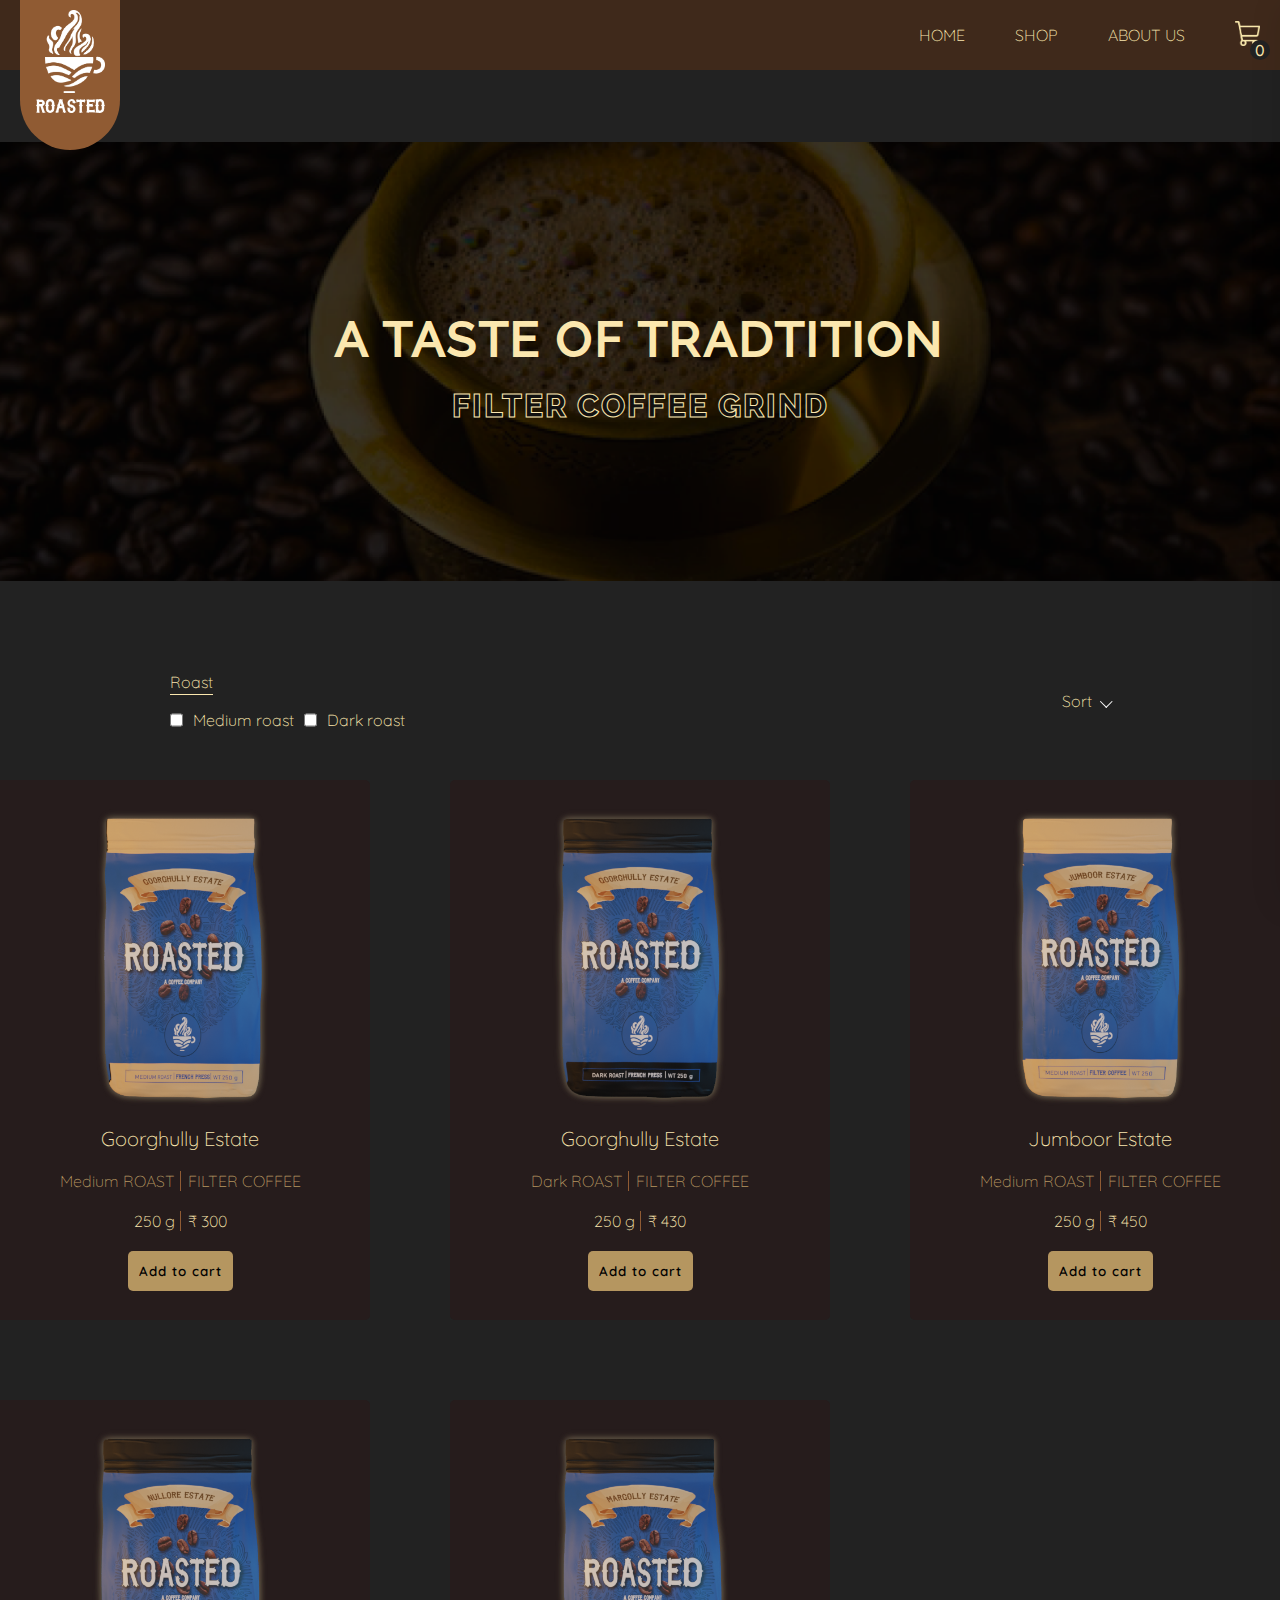
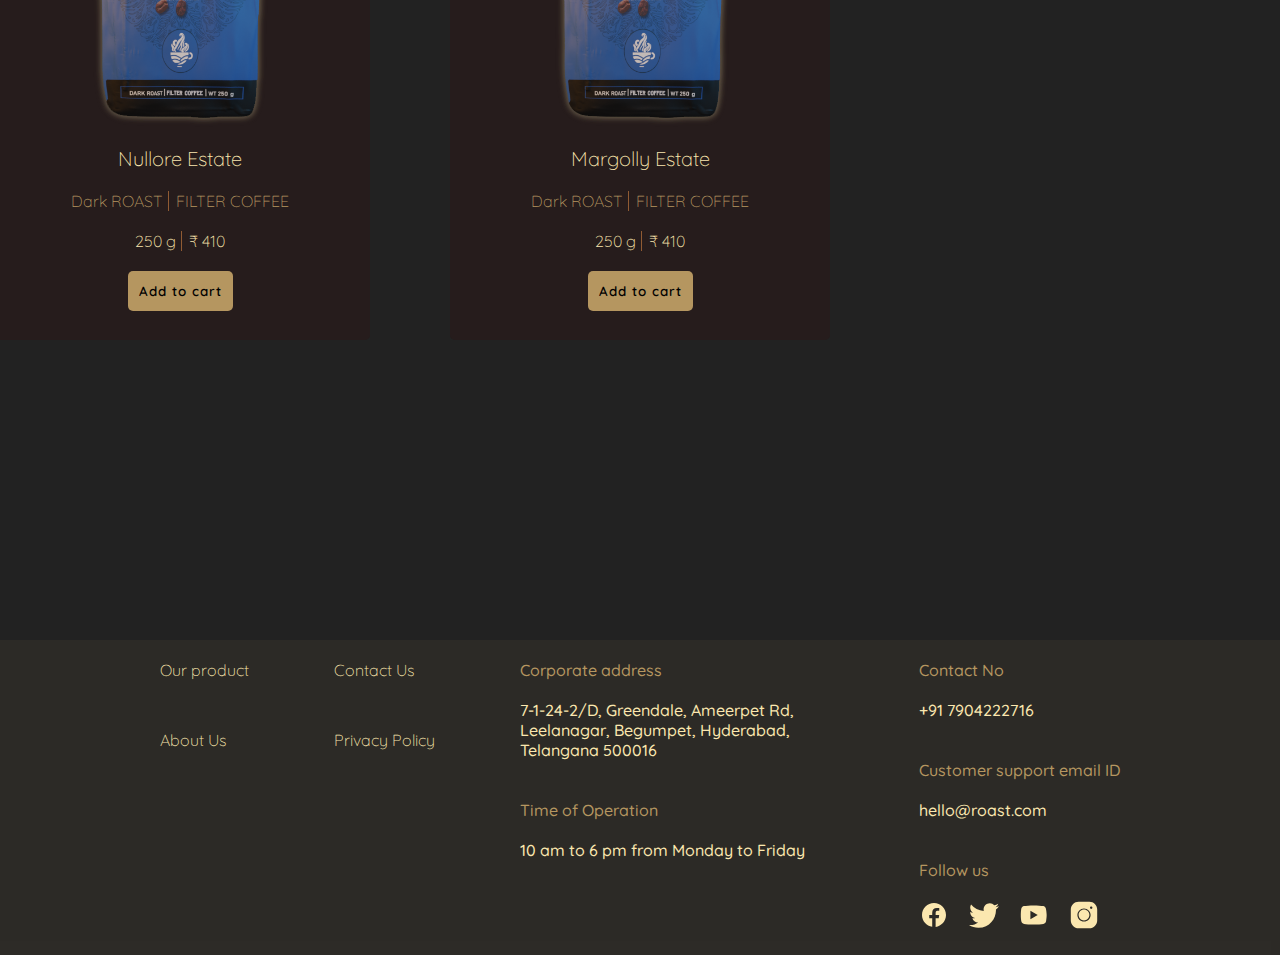
<file: Shop_FilterCoffee.html>
<!DOCTYPE html>
<html lang="en">
<head>
    <meta charset="UTF-8">
    <meta name="viewport" content="width=device-width, initial-scale=1.0">
    <title>Filter Coffee</title>
    <link rel="preconnect" href="https://fonts.googleapis.com">
    <link rel="preconnect" href="https://fonts.gstatic.com" crossorigin>
    <link href="https://fonts.googleapis.com/css2?family=Quicksand:wght@300;500;600&family=Raleway&display=swap" rel="stylesheet">
    <link href="https://fonts.googleapis.com/css2?family=Raleway:wght@400;500;800&display=swap" rel="stylesheet">
    <link href="./style.css" rel="stylesheet">
</head>
<body>
    <div id="navBar">
        <ul id="menu">
            <li><a href="index.html">HOME</a></li>
            <li><a href="Shop.html">SHOP</a></li>
            <li><a href="About.html">ABOUT US</a></li>
            <li><img src="./Images/Icons/carts.png" alt="cart" id="shoppingIcon"><span id="cartItemCount">0</span></li>
        </ul>
    <a href="Index.html"><div id="logo">
            <img src="./Assests/1x/1x/Asset 2.png" alt="logo" height="82.82px" style="margin-top: 10px; position: relative; left: 5px;">
            <p id="logotext">Roasted</p>
        </div>
    </a>
    </div>
    <div class="cart-container moved">
        <div class="cart-header">
            <p style="font-weight: 500; color: #ffffff; font-size: 18px;">SHOPPING CART</p>
            <img src="./Images/Icons/close.png" alt="closeButton" id="closeButton">
        </div>
        <div id="cart-items"></div>
        <div class="footerCal"></div>
        <button class="checkOut">CHECK OUT</button>
    </div>
    <div class="carousel">
        <div class="tagHolder">
            <p class="tagLine lightText">A TASTE OF TRADTITION</p>
            <p class="tagBottom">FILTER COFFEE GRIND</p>  
        </div>
        <div class="holder"><img class="banner" src="./Images/Banners/filter-coffee.png" width="100%"></div>
    </div>
    <div class="shopSection">
        <div class="filterSection">
            <p class="lightText" style="border-bottom: 1px solid #FBE7AF; width: fit-content; padding-bottom: 2px;">Roast</p>
            <div class="checkboxContainer">
                <div class="checkBox">
                    <input type="checkbox">
                    <p class="lightText">Medium roast</p>
                </div>
                <div class="checkBox">
                    <input type="checkbox">
                    <p class="lightText">Dark roast</p>
                </div>
            </div>
        </div>
        <div class="sortSection">
            <p class="lightText">Sort</p>
            <div class="arrow"></div>
        </div>
       
    </div>
    <div class="shopCards" id="filterCoffee">
    </div>
    <div class="footercontent">
      <div class="footer">
        <div class="section">
            <a href="Shop.html">Our product</a>
            <a href="About.html">About Us</a>
        </div>
        <div class="section">
            <a href="ContactUs.html">Contact Us</a>
            <a href="Shop.html">Privacy Policy</a>
        </div>
        <div class="section">
            <p class="heading">Corporate address</p>
            <p class="description">7-1-24-2/D, Greendale, Ameerpet Rd, Leelanagar, Begumpet, Hyderabad, Telangana 500016</p>
            <p class="heading">Time of Operation</p>
            <p class="description">10 am to 6 pm from Monday to Friday</p>
        </div>
        <div class="section">
            <p class="heading">Contact No</p>
            <p class="description">+91 7904222716</p>
            <p class="heading">Customer support email ID</p>
            <p class="description">hello@roast.com</p>
            <p class="heading">Follow us</p>
            <div class="iconHolder">
                <svg xmlns="http://www.w3.org/2000/svg" x="0px" y="0px" width="30" height="30" viewBox="0,0,256,256"
                style="fill:#000000;">
                <g fill="#fbe7af" fill-rule="nonzero" stroke="none" stroke-width="1" stroke-linecap="butt" stroke-linejoin="miter" stroke-miterlimit="10" stroke-dasharray="" stroke-dashoffset="0" font-family="none" font-weight="none" font-size="none" text-anchor="none" style="mix-blend-mode: normal"><g transform="scale(8.53333,8.53333)"><path d="M15,3c-6.627,0 -12,5.373 -12,12c0,6.016 4.432,10.984 10.206,11.852v-8.672h-2.969v-3.154h2.969v-2.099c0,-3.475 1.693,-5 4.581,-5c1.383,0 2.115,0.103 2.461,0.149v2.753h-1.97c-1.226,0 -1.654,1.163 -1.654,2.473v1.724h3.593l-0.487,3.154h-3.106v8.697c5.857,-0.794 10.376,-5.802 10.376,-11.877c0,-6.627 -5.373,-12 -12,-12z"></path></g></g>
                </svg>
                <svg xmlns="http://www.w3.org/2000/svg" x="0px" y="0px" width="30" height="30" viewBox="0,0,256,256"style="fill:#000000;">
                <g fill="#fbe7af" fill-rule="nonzero" stroke="none" stroke-width="1" stroke-linecap="butt" stroke-linejoin="miter" stroke-miterlimit="10" stroke-dasharray="" stroke-dashoffset="0" font-family="none" font-weight="none" font-size="none" text-anchor="none" style="mix-blend-mode: normal"><g transform="scale(5.12,5.12)"><path d="M50.0625,10.4375c-1.84766,0.82031 -3.82812,1.37109 -5.91016,1.62109c2.125,-1.27344 3.75781,-3.28906 4.52344,-5.6875c-1.98437,1.17578 -4.19141,2.03125 -6.53125,2.49219c-1.875,-2 -4.54687,-3.24609 -7.50391,-3.24609c-5.67969,0 -10.28516,4.60156 -10.28516,10.28125c0,0.80469 0.09375,1.58984 0.26953,2.34375c-8.54687,-0.42969 -16.12109,-4.52344 -21.19531,-10.74609c-0.88672,1.52344 -1.39062,3.28906 -1.39062,5.17187c0,3.56641 1.8125,6.71484 4.57422,8.5625c-1.6875,-0.05469 -3.27344,-0.51953 -4.66016,-1.28906c0,0.04297 0,0.08594 0,0.12891c0,4.98438 3.54688,9.13672 8.24609,10.08594c-0.85937,0.23438 -1.76953,0.35938 -2.70703,0.35938c-0.66406,0 -1.30859,-0.0625 -1.9375,-0.1875c1.3125,4.08203 5.10938,7.0625 9.60547,7.14453c-3.51562,2.75781 -7.94922,4.39844 -12.76953,4.39844c-0.83203,0 -1.64844,-0.04687 -2.44922,-0.14453c4.54687,2.92188 9.95312,4.62109 15.76172,4.62109c18.91406,0 29.25781,-15.66797 29.25781,-29.25391c0,-0.44531 -0.01172,-0.89453 -0.02734,-1.33203c2.00781,-1.44922 3.75,-3.26172 5.12891,-5.32422z"></path></g></g>
                </svg>
                <svg xmlns="http://www.w3.org/2000/svg" x="0px" y="0px" width="30" height="30" viewBox="0,0,256,256"style="fill:#000000;">
                    <g fill="#fbe7af" fill-rule="nonzero" stroke="none" stroke-width="1" stroke-linecap="butt" stroke-linejoin="miter" stroke-miterlimit="10" stroke-dasharray="" stroke-dashoffset="0" font-family="none" font-weight="none" font-size="none" text-anchor="none" style="mix-blend-mode: normal"><g transform="scale(5.12,5.12)"><path d="M44.89844,14.5c-0.39844,-2.19922 -2.29687,-3.80078 -4.5,-4.30078c-3.29687,-0.69922 -9.39844,-1.19922 -16,-1.19922c-6.59766,0 -12.79687,0.5 -16.09766,1.19922c-2.19922,0.5 -4.10156,2 -4.5,4.30078c-0.40234,2.5 -0.80078,6 -0.80078,10.5c0,4.5 0.39844,8 0.89844,10.5c0.40234,2.19922 2.30078,3.80078 4.5,4.30078c3.5,0.69922 9.5,1.19922 16.10156,1.19922c6.60156,0 12.60156,-0.5 16.10156,-1.19922c2.19922,-0.5 4.09766,-2 4.5,-4.30078c0.39844,-2.5 0.89844,-6.10156 1,-10.5c-0.20312,-4.5 -0.70312,-8 -1.20312,-10.5zM19,32v-14l12.19922,7z"></path></g></g>
                </svg>
                <svg xmlns="http://www.w3.org/2000/svg" x="0px" y="0px" width="30" height="30" viewBox="0,0,256,256"style="fill:#000000;"><g fill="#fbe7af" fill-rule="nonzero" stroke="none" stroke-width="1" stroke-linecap="butt" stroke-linejoin="miter" stroke-miterlimit="10" stroke-dasharray="" stroke-dashoffset="0" font-family="none" font-weight="none" font-size="none" text-anchor="none" style="mix-blend-mode: normal"><g transform="scale(5.12,5.12)"><path d="M16,3c-7.17,0 -13,5.83 -13,13v18c0,7.17 5.83,13 13,13h18c7.17,0 13,-5.83 13,-13v-18c0,-7.17 -5.83,-13 -13,-13zM37,11c1.1,0 2,0.9 2,2c0,1.1 -0.9,2 -2,2c-1.1,0 -2,-0.9 -2,-2c0,-1.1 0.9,-2 2,-2zM25,14c6.07,0 11,4.93 11,11c0,6.07 -4.93,11 -11,11c-6.07,0 -11,-4.93 -11,-11c0,-6.07 4.93,-11 11,-11zM25,16c-4.96,0 -9,4.04 -9,9c0,4.96 4.04,9 9,9c4.96,0 9,-4.04 9,-9c0,-4.96 -4.04,-9 -9,-9z"></path></g></g>
                </svg>

            </div>
        </div>
      </div>
    </div>
    <script src="./functions.js"></script>
</body>
</html>
</file>
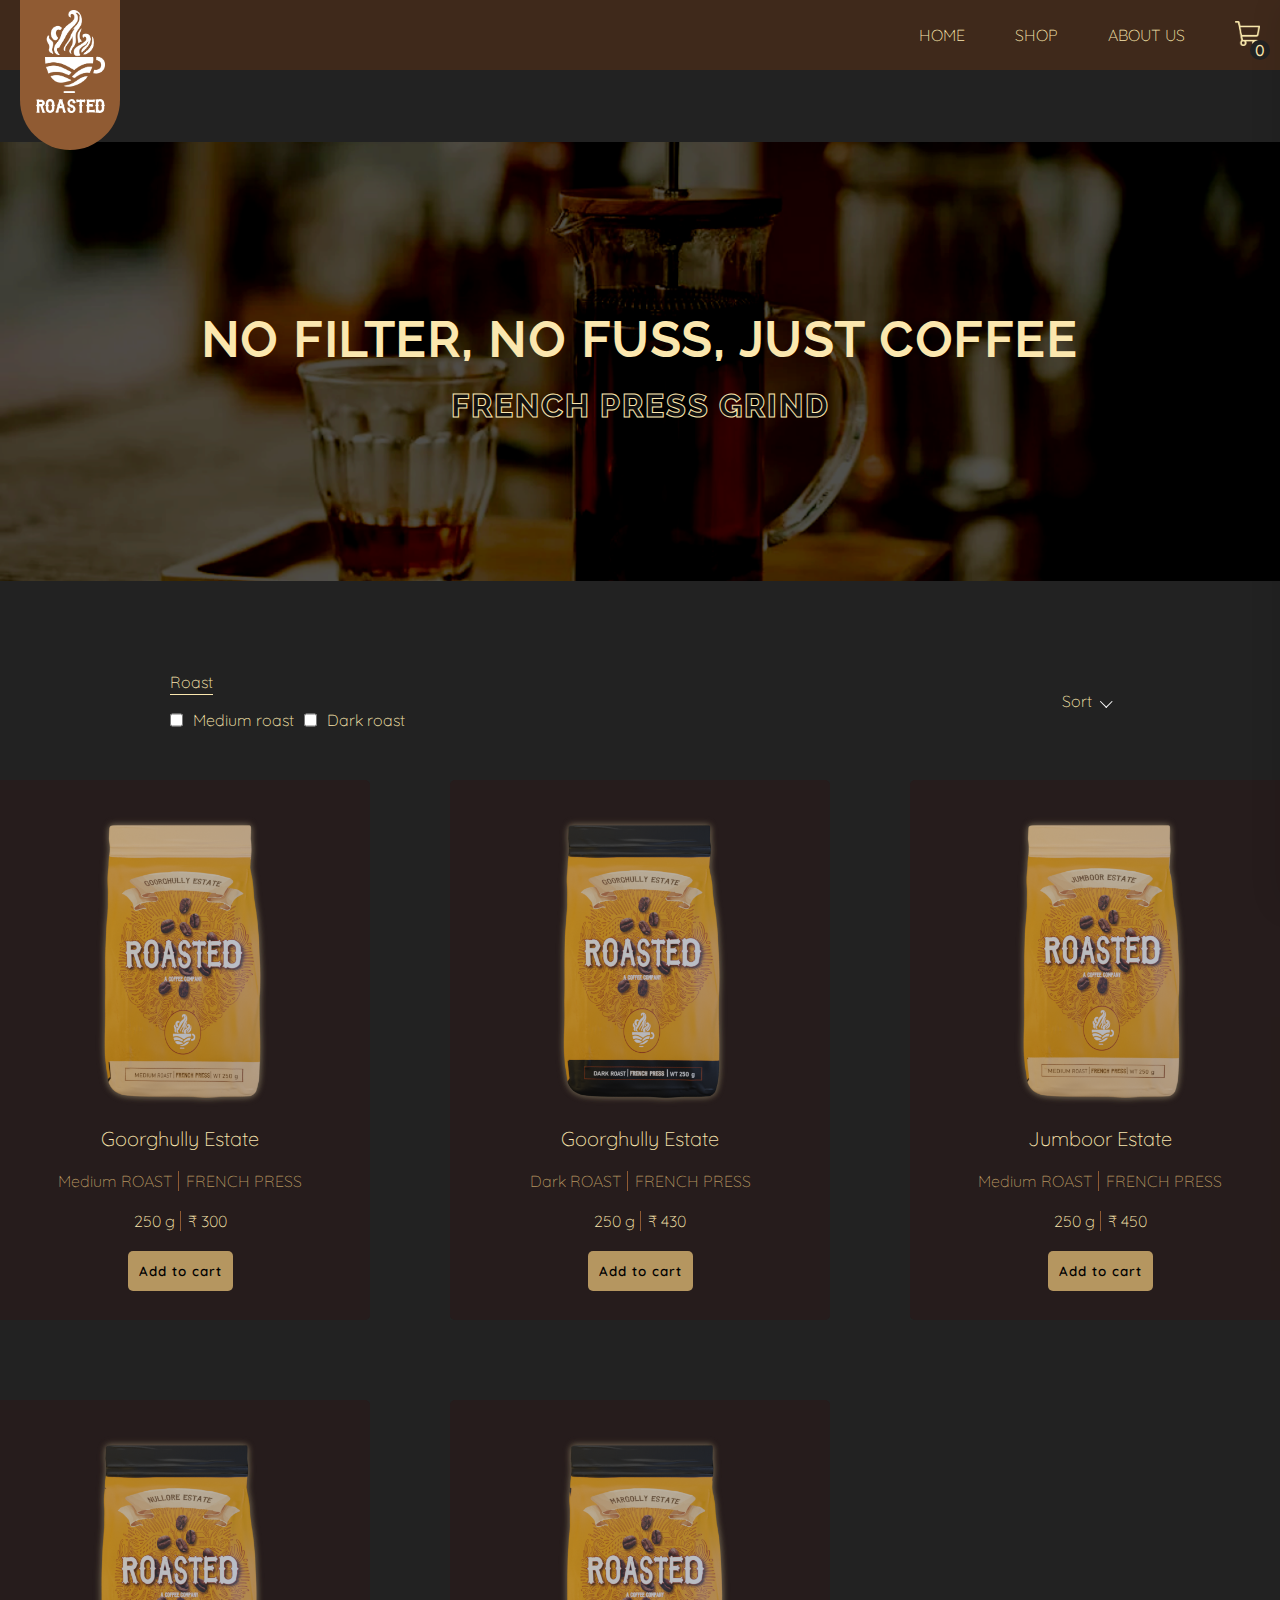
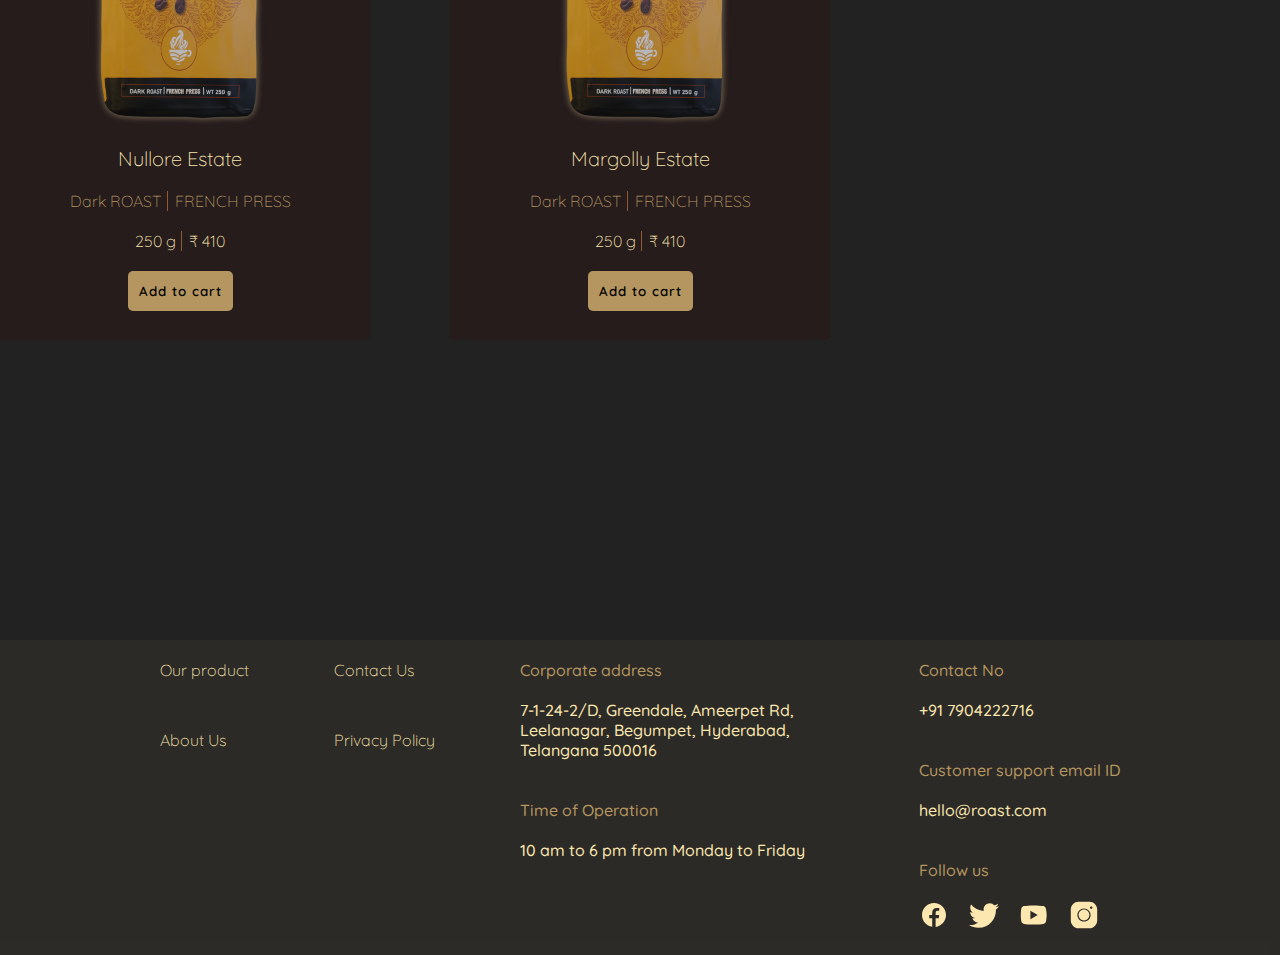
<file: Shop_FrenchPress.html>
<!DOCTYPE html>
<html lang="en">
<head>
    <meta charset="UTF-8">
    <meta name="viewport" content="width=device-width, initial-scale=1.0">
    <title>French Press</title>
    <link rel="preconnect" href="https://fonts.googleapis.com">
    <link rel="preconnect" href="https://fonts.gstatic.com" crossorigin>
    <link href="https://fonts.googleapis.com/css2?family=Quicksand:wght@300;500;600&family=Raleway&display=swap" rel="stylesheet">
    <link href="https://fonts.googleapis.com/css2?family=Raleway:wght@400;500;800&display=swap" rel="stylesheet">
    <link href="./style.css" rel="stylesheet">
</head>
<body>
    <div id="navBar">
        <ul id="menu">
            <li><a href="index.html">HOME</a></li>
            <li><a href="Shop.html">SHOP</a></li>
            <li><a href="About.html">ABOUT US</a></li>
            <li><img src="./Images/Icons/carts.png" alt="cart" id="shoppingIcon"><span id="cartItemCount">0</span></li>
        </ul>
    <a href="Index.html"><div id="logo">
            <img src="./Assests/1x/1x/Asset 2.png" alt="logo" height="82.82px" style="margin-top: 10px; position: relative; left: 5px;">
            <p id="logotext">Roasted</p>
        </div>
    </a>
    </div>
    <div class="cart-container moved">
        <div class="cart-header">
            <p style="font-weight: 500; color: #ffffff; font-size: 18px;">SHOPPING CART</p>
            <img src="./Images/Icons/close.png" alt="closeButton" id="closeButton">
        </div>
        <div id="cart-items"></div>
        <div class="footerCal"></div>
        <button class="checkOut">CHECK OUT</button>
    </div>
    <div class="carousel">
        <div class="tagHolder">
            <p class="tagLine lightText">NO FILTER, NO FUSS, JUST COFFEE</p>
            <p class="tagBottom">FRENCH PRESS GRIND</p>  
        </div>
        <div class="holder"><img class="banner" src="./Images/Banners/french-press.png" width="100%"></div>
    </div>
    <div class="shopSection">
        <div class="filterSection">
            <p class="lightText" style="border-bottom: 1px solid #FBE7AF; width: fit-content; padding-bottom: 2px;">Roast</p>
            <div class="checkboxContainer">
                <div class="checkBox">
                    <input type="checkbox">
                    <p class="lightText">Medium roast</p>
                </div>
                <div class="checkBox">
                    <input type="checkbox">
                    <p class="lightText">Dark roast</p>
                </div>
            </div>
        </div>
        <div class="sortSection">
            <p class="lightText">Sort</p>
            <div class="arrow"></div>
        </div>
       
    </div>
    <div class="shopCards" id="frenchPress">
    </div>
    <div class="footercontent">
      <div class="footer">
        <div class="section">
            <a href="Shop.html">Our product</a>
            <a href="About.html">About Us</a>
        </div>
        <div class="section">
            <a href="ContactUs.html">Contact Us</a>
            <a href="Shop.html">Privacy Policy</a>
        </div>
        <div class="section">
            <p class="heading">Corporate address</p>
            <p class="description">7-1-24-2/D, Greendale, Ameerpet Rd, Leelanagar, Begumpet, Hyderabad, Telangana 500016</p>
            <p class="heading">Time of Operation</p>
            <p class="description">10 am to 6 pm from Monday to Friday</p>
        </div>
        <div class="section">
            <p class="heading">Contact No</p>
            <p class="description">+91 7904222716</p>
            <p class="heading">Customer support email ID</p>
            <p class="description">hello@roast.com</p>
            <p class="heading">Follow us</p>
            <div class="iconHolder">
                <svg xmlns="http://www.w3.org/2000/svg" x="0px" y="0px" width="30" height="30" viewBox="0,0,256,256"
                style="fill:#000000;">
                <g fill="#fbe7af" fill-rule="nonzero" stroke="none" stroke-width="1" stroke-linecap="butt" stroke-linejoin="miter" stroke-miterlimit="10" stroke-dasharray="" stroke-dashoffset="0" font-family="none" font-weight="none" font-size="none" text-anchor="none" style="mix-blend-mode: normal"><g transform="scale(8.53333,8.53333)"><path d="M15,3c-6.627,0 -12,5.373 -12,12c0,6.016 4.432,10.984 10.206,11.852v-8.672h-2.969v-3.154h2.969v-2.099c0,-3.475 1.693,-5 4.581,-5c1.383,0 2.115,0.103 2.461,0.149v2.753h-1.97c-1.226,0 -1.654,1.163 -1.654,2.473v1.724h3.593l-0.487,3.154h-3.106v8.697c5.857,-0.794 10.376,-5.802 10.376,-11.877c0,-6.627 -5.373,-12 -12,-12z"></path></g></g>
                </svg>
                <svg xmlns="http://www.w3.org/2000/svg" x="0px" y="0px" width="30" height="30" viewBox="0,0,256,256"style="fill:#000000;">
                <g fill="#fbe7af" fill-rule="nonzero" stroke="none" stroke-width="1" stroke-linecap="butt" stroke-linejoin="miter" stroke-miterlimit="10" stroke-dasharray="" stroke-dashoffset="0" font-family="none" font-weight="none" font-size="none" text-anchor="none" style="mix-blend-mode: normal"><g transform="scale(5.12,5.12)"><path d="M50.0625,10.4375c-1.84766,0.82031 -3.82812,1.37109 -5.91016,1.62109c2.125,-1.27344 3.75781,-3.28906 4.52344,-5.6875c-1.98437,1.17578 -4.19141,2.03125 -6.53125,2.49219c-1.875,-2 -4.54687,-3.24609 -7.50391,-3.24609c-5.67969,0 -10.28516,4.60156 -10.28516,10.28125c0,0.80469 0.09375,1.58984 0.26953,2.34375c-8.54687,-0.42969 -16.12109,-4.52344 -21.19531,-10.74609c-0.88672,1.52344 -1.39062,3.28906 -1.39062,5.17187c0,3.56641 1.8125,6.71484 4.57422,8.5625c-1.6875,-0.05469 -3.27344,-0.51953 -4.66016,-1.28906c0,0.04297 0,0.08594 0,0.12891c0,4.98438 3.54688,9.13672 8.24609,10.08594c-0.85937,0.23438 -1.76953,0.35938 -2.70703,0.35938c-0.66406,0 -1.30859,-0.0625 -1.9375,-0.1875c1.3125,4.08203 5.10938,7.0625 9.60547,7.14453c-3.51562,2.75781 -7.94922,4.39844 -12.76953,4.39844c-0.83203,0 -1.64844,-0.04687 -2.44922,-0.14453c4.54687,2.92188 9.95312,4.62109 15.76172,4.62109c18.91406,0 29.25781,-15.66797 29.25781,-29.25391c0,-0.44531 -0.01172,-0.89453 -0.02734,-1.33203c2.00781,-1.44922 3.75,-3.26172 5.12891,-5.32422z"></path></g></g>
                </svg>
                <svg xmlns="http://www.w3.org/2000/svg" x="0px" y="0px" width="30" height="30" viewBox="0,0,256,256"style="fill:#000000;">
                    <g fill="#fbe7af" fill-rule="nonzero" stroke="none" stroke-width="1" stroke-linecap="butt" stroke-linejoin="miter" stroke-miterlimit="10" stroke-dasharray="" stroke-dashoffset="0" font-family="none" font-weight="none" font-size="none" text-anchor="none" style="mix-blend-mode: normal"><g transform="scale(5.12,5.12)"><path d="M44.89844,14.5c-0.39844,-2.19922 -2.29687,-3.80078 -4.5,-4.30078c-3.29687,-0.69922 -9.39844,-1.19922 -16,-1.19922c-6.59766,0 -12.79687,0.5 -16.09766,1.19922c-2.19922,0.5 -4.10156,2 -4.5,4.30078c-0.40234,2.5 -0.80078,6 -0.80078,10.5c0,4.5 0.39844,8 0.89844,10.5c0.40234,2.19922 2.30078,3.80078 4.5,4.30078c3.5,0.69922 9.5,1.19922 16.10156,1.19922c6.60156,0 12.60156,-0.5 16.10156,-1.19922c2.19922,-0.5 4.09766,-2 4.5,-4.30078c0.39844,-2.5 0.89844,-6.10156 1,-10.5c-0.20312,-4.5 -0.70312,-8 -1.20312,-10.5zM19,32v-14l12.19922,7z"></path></g></g>
                </svg>
                <svg xmlns="http://www.w3.org/2000/svg" x="0px" y="0px" width="30" height="30" viewBox="0,0,256,256"style="fill:#000000;"><g fill="#fbe7af" fill-rule="nonzero" stroke="none" stroke-width="1" stroke-linecap="butt" stroke-linejoin="miter" stroke-miterlimit="10" stroke-dasharray="" stroke-dashoffset="0" font-family="none" font-weight="none" font-size="none" text-anchor="none" style="mix-blend-mode: normal"><g transform="scale(5.12,5.12)"><path d="M16,3c-7.17,0 -13,5.83 -13,13v18c0,7.17 5.83,13 13,13h18c7.17,0 13,-5.83 13,-13v-18c0,-7.17 -5.83,-13 -13,-13zM37,11c1.1,0 2,0.9 2,2c0,1.1 -0.9,2 -2,2c-1.1,0 -2,-0.9 -2,-2c0,-1.1 0.9,-2 2,-2zM25,14c6.07,0 11,4.93 11,11c0,6.07 -4.93,11 -11,11c-6.07,0 -11,-4.93 -11,-11c0,-6.07 4.93,-11 11,-11zM25,16c-4.96,0 -9,4.04 -9,9c0,4.96 4.04,9 9,9c4.96,0 9,-4.04 9,-9c0,-4.96 -4.04,-9 -9,-9z"></path></g></g>
                </svg>

            </div>
        </div>
      </div>
    </div>
    <script src="./functions.js"></script>
    
</body>
</html>
</file>
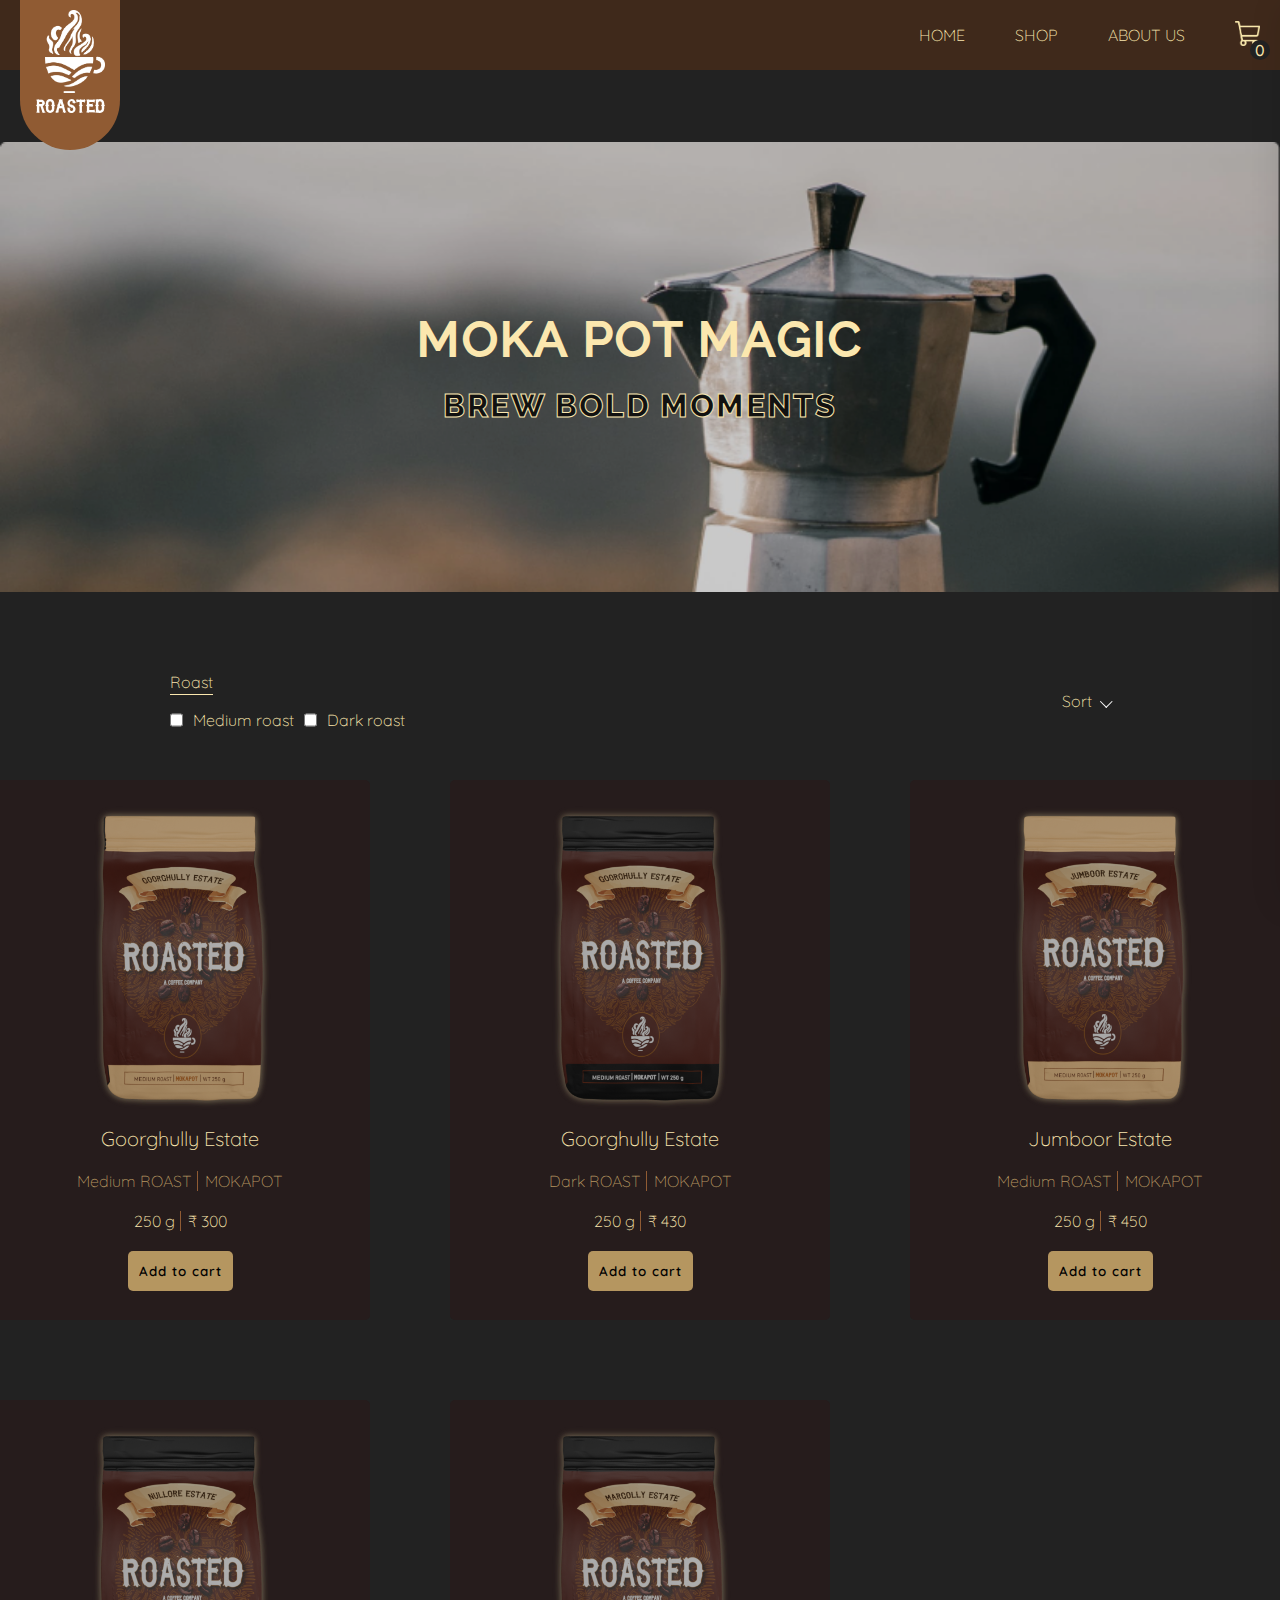
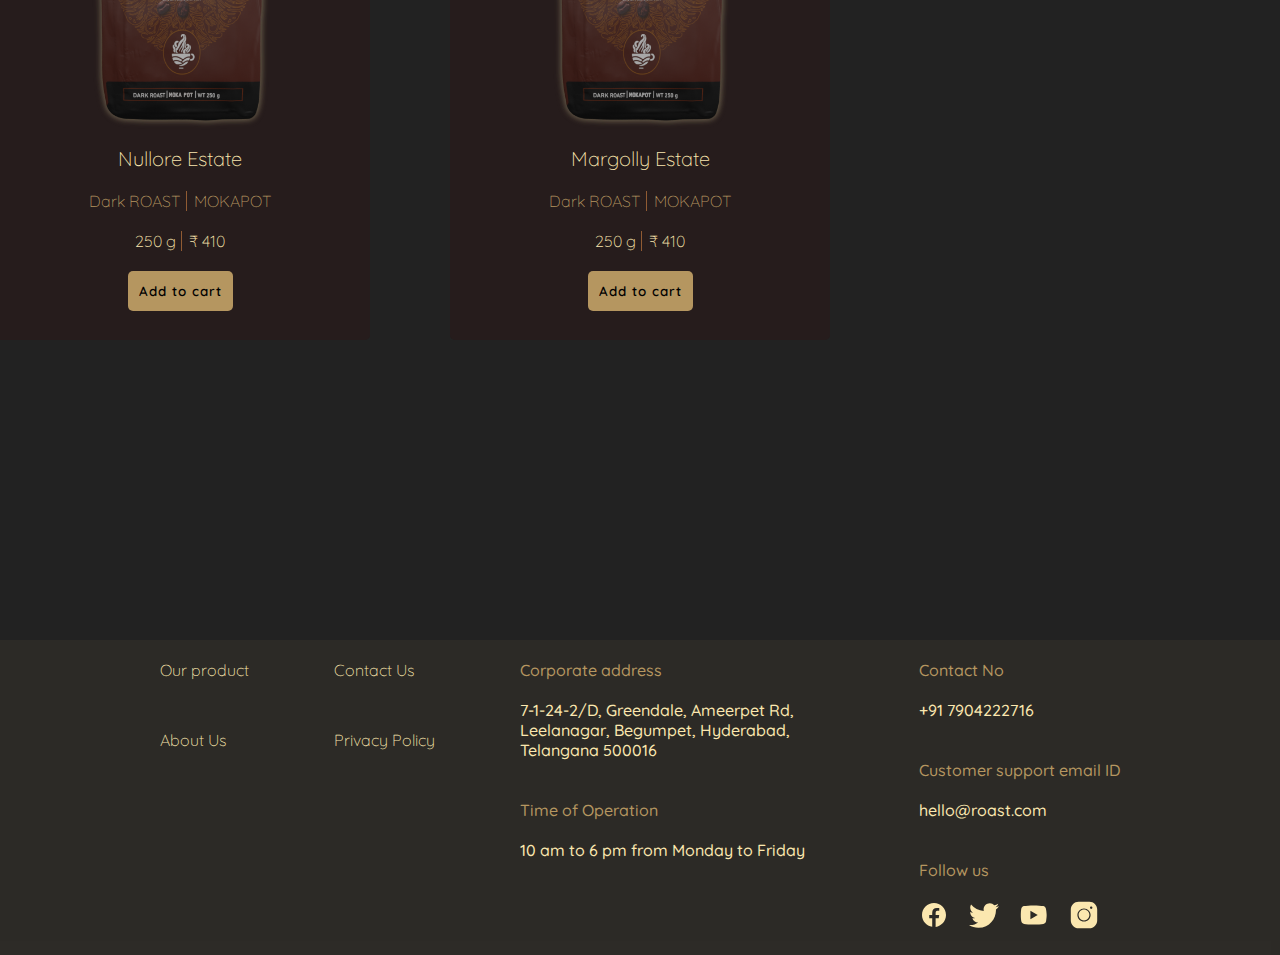
<file: Shop_Mockpot.html>
<!DOCTYPE html>
<html lang="en">
<head>
    <meta charset="UTF-8">
    <meta name="viewport" content="width=device-width, initial-scale=1.0">
    <title>Moka Pot</title>
    <link rel="preconnect" href="https://fonts.googleapis.com">
    <link rel="preconnect" href="https://fonts.gstatic.com" crossorigin>
    <link href="https://fonts.googleapis.com/css2?family=Quicksand:wght@300;500;600&family=Raleway&display=swap" rel="stylesheet">
    <link href="https://fonts.googleapis.com/css2?family=Raleway:wght@400;500;800&display=swap" rel="stylesheet">
    <link href="./style.css" rel="stylesheet">
</head>
<body>
    <div id="navBar">
        <ul id="menu">
            <li><a href="index.html">HOME</a></li>
            <li><a href="Shop.html">SHOP</a></li>
            <li><a href="About.html">ABOUT US</a></li>
            <li><img src="./Images/Icons/carts.png" alt="cart" id="shoppingIcon"><span id="cartItemCount">0</span></li>
        </ul>
    <a href="Index.html"><div id="logo">
            <img src="./Assests/1x/1x/Asset 2.png" alt="logo" height="82.82px" style="margin-top: 10px; position: relative; left: 5px;">
            <p id="logotext">Roasted</p>
        </div>
    </a>
    </div>
    <div class="cart-container moved">
        <div class="cart-header">
            <p style="font-weight: 500; color: #ffffff; font-size: 18px;">SHOPPING CART</p>
            <img src="./Images/Icons/close.png" alt="closeButton" id="closeButton">
        </div>
        <div id="cart-items"></div>
        <div class="footerCal"></div>
        <button class="checkOut">CHECK OUT</button>
    </div>
    <div class="carousel">
        <div class="tagHolder">
            <p class="tagLine lightText">MOKA POT MAGIC</p>
            <p class="tagBottom">BREW BOLD MOMENTS</p>  
        </div>
        <div class="holder"><img class="banner" src="./Images/Banners/moka-pot.png" width="100%"></div>
    </div>
    <div class="shopSection">
        <div class="filterSection">
            <p class="lightText" style="border-bottom: 1px solid #FBE7AF; width: fit-content; padding-bottom: 2px;">Roast</p>
            <div class="checkboxContainer">
                <div class="checkBox">
                    <input type="checkbox">
                    <p class="lightText">Medium roast</p>
                </div>
                <div class="checkBox">
                    <input type="checkbox">
                    <p class="lightText">Dark roast</p>
                </div>
            </div>
        </div>
        <div class="sortSection">
            <p class="lightText">Sort</p>
            <div class="arrow"></div>
        </div>
       
    </div>
    <div class="shopCards" id="mokaPot">
    </div>
    <div class="footercontent">
      <div class="footer">
        <div class="section">
            <a href="Shop.html">Our product</a>
            <a href="About.html">About Us</a>
        </div>
        <div class="section">
            <a href="ContactUs.html">Contact Us</a>
            <a href="Shop.html">Privacy Policy</a>
        </div>
        <div class="section">
            <p class="heading">Corporate address</p>
            <p class="description">7-1-24-2/D, Greendale, Ameerpet Rd, Leelanagar, Begumpet, Hyderabad, Telangana 500016</p>
            <p class="heading">Time of Operation</p>
            <p class="description">10 am to 6 pm from Monday to Friday</p>
        </div>
        <div class="section">
            <p class="heading">Contact No</p>
            <p class="description">+91 7904222716</p>
            <p class="heading">Customer support email ID</p>
            <p class="description">hello@roast.com</p>
            <p class="heading">Follow us</p>
            <div class="iconHolder">
                <svg xmlns="http://www.w3.org/2000/svg" x="0px" y="0px" width="30" height="30" viewBox="0,0,256,256"
                style="fill:#000000;">
                <g fill="#fbe7af" fill-rule="nonzero" stroke="none" stroke-width="1" stroke-linecap="butt" stroke-linejoin="miter" stroke-miterlimit="10" stroke-dasharray="" stroke-dashoffset="0" font-family="none" font-weight="none" font-size="none" text-anchor="none" style="mix-blend-mode: normal"><g transform="scale(8.53333,8.53333)"><path d="M15,3c-6.627,0 -12,5.373 -12,12c0,6.016 4.432,10.984 10.206,11.852v-8.672h-2.969v-3.154h2.969v-2.099c0,-3.475 1.693,-5 4.581,-5c1.383,0 2.115,0.103 2.461,0.149v2.753h-1.97c-1.226,0 -1.654,1.163 -1.654,2.473v1.724h3.593l-0.487,3.154h-3.106v8.697c5.857,-0.794 10.376,-5.802 10.376,-11.877c0,-6.627 -5.373,-12 -12,-12z"></path></g></g>
                </svg>
                <svg xmlns="http://www.w3.org/2000/svg" x="0px" y="0px" width="30" height="30" viewBox="0,0,256,256"style="fill:#000000;">
                <g fill="#fbe7af" fill-rule="nonzero" stroke="none" stroke-width="1" stroke-linecap="butt" stroke-linejoin="miter" stroke-miterlimit="10" stroke-dasharray="" stroke-dashoffset="0" font-family="none" font-weight="none" font-size="none" text-anchor="none" style="mix-blend-mode: normal"><g transform="scale(5.12,5.12)"><path d="M50.0625,10.4375c-1.84766,0.82031 -3.82812,1.37109 -5.91016,1.62109c2.125,-1.27344 3.75781,-3.28906 4.52344,-5.6875c-1.98437,1.17578 -4.19141,2.03125 -6.53125,2.49219c-1.875,-2 -4.54687,-3.24609 -7.50391,-3.24609c-5.67969,0 -10.28516,4.60156 -10.28516,10.28125c0,0.80469 0.09375,1.58984 0.26953,2.34375c-8.54687,-0.42969 -16.12109,-4.52344 -21.19531,-10.74609c-0.88672,1.52344 -1.39062,3.28906 -1.39062,5.17187c0,3.56641 1.8125,6.71484 4.57422,8.5625c-1.6875,-0.05469 -3.27344,-0.51953 -4.66016,-1.28906c0,0.04297 0,0.08594 0,0.12891c0,4.98438 3.54688,9.13672 8.24609,10.08594c-0.85937,0.23438 -1.76953,0.35938 -2.70703,0.35938c-0.66406,0 -1.30859,-0.0625 -1.9375,-0.1875c1.3125,4.08203 5.10938,7.0625 9.60547,7.14453c-3.51562,2.75781 -7.94922,4.39844 -12.76953,4.39844c-0.83203,0 -1.64844,-0.04687 -2.44922,-0.14453c4.54687,2.92188 9.95312,4.62109 15.76172,4.62109c18.91406,0 29.25781,-15.66797 29.25781,-29.25391c0,-0.44531 -0.01172,-0.89453 -0.02734,-1.33203c2.00781,-1.44922 3.75,-3.26172 5.12891,-5.32422z"></path></g></g>
                </svg>
                <svg xmlns="http://www.w3.org/2000/svg" x="0px" y="0px" width="30" height="30" viewBox="0,0,256,256"style="fill:#000000;">
                    <g fill="#fbe7af" fill-rule="nonzero" stroke="none" stroke-width="1" stroke-linecap="butt" stroke-linejoin="miter" stroke-miterlimit="10" stroke-dasharray="" stroke-dashoffset="0" font-family="none" font-weight="none" font-size="none" text-anchor="none" style="mix-blend-mode: normal"><g transform="scale(5.12,5.12)"><path d="M44.89844,14.5c-0.39844,-2.19922 -2.29687,-3.80078 -4.5,-4.30078c-3.29687,-0.69922 -9.39844,-1.19922 -16,-1.19922c-6.59766,0 -12.79687,0.5 -16.09766,1.19922c-2.19922,0.5 -4.10156,2 -4.5,4.30078c-0.40234,2.5 -0.80078,6 -0.80078,10.5c0,4.5 0.39844,8 0.89844,10.5c0.40234,2.19922 2.30078,3.80078 4.5,4.30078c3.5,0.69922 9.5,1.19922 16.10156,1.19922c6.60156,0 12.60156,-0.5 16.10156,-1.19922c2.19922,-0.5 4.09766,-2 4.5,-4.30078c0.39844,-2.5 0.89844,-6.10156 1,-10.5c-0.20312,-4.5 -0.70312,-8 -1.20312,-10.5zM19,32v-14l12.19922,7z"></path></g></g>
                </svg>
                <svg xmlns="http://www.w3.org/2000/svg" x="0px" y="0px" width="30" height="30" viewBox="0,0,256,256"style="fill:#000000;"><g fill="#fbe7af" fill-rule="nonzero" stroke="none" stroke-width="1" stroke-linecap="butt" stroke-linejoin="miter" stroke-miterlimit="10" stroke-dasharray="" stroke-dashoffset="0" font-family="none" font-weight="none" font-size="none" text-anchor="none" style="mix-blend-mode: normal"><g transform="scale(5.12,5.12)"><path d="M16,3c-7.17,0 -13,5.83 -13,13v18c0,7.17 5.83,13 13,13h18c7.17,0 13,-5.83 13,-13v-18c0,-7.17 -5.83,-13 -13,-13zM37,11c1.1,0 2,0.9 2,2c0,1.1 -0.9,2 -2,2c-1.1,0 -2,-0.9 -2,-2c0,-1.1 0.9,-2 2,-2zM25,14c6.07,0 11,4.93 11,11c0,6.07 -4.93,11 -11,11c-6.07,0 -11,-4.93 -11,-11c0,-6.07 4.93,-11 11,-11zM25,16c-4.96,0 -9,4.04 -9,9c0,4.96 4.04,9 9,9c4.96,0 9,-4.04 9,-9c0,-4.96 -4.04,-9 -9,-9z"></path></g></g>
                </svg>

            </div>
        </div>
      </div>
    </div>
    <script src="./functions.js"></script>    
    
    
</body>
</html>
</file>
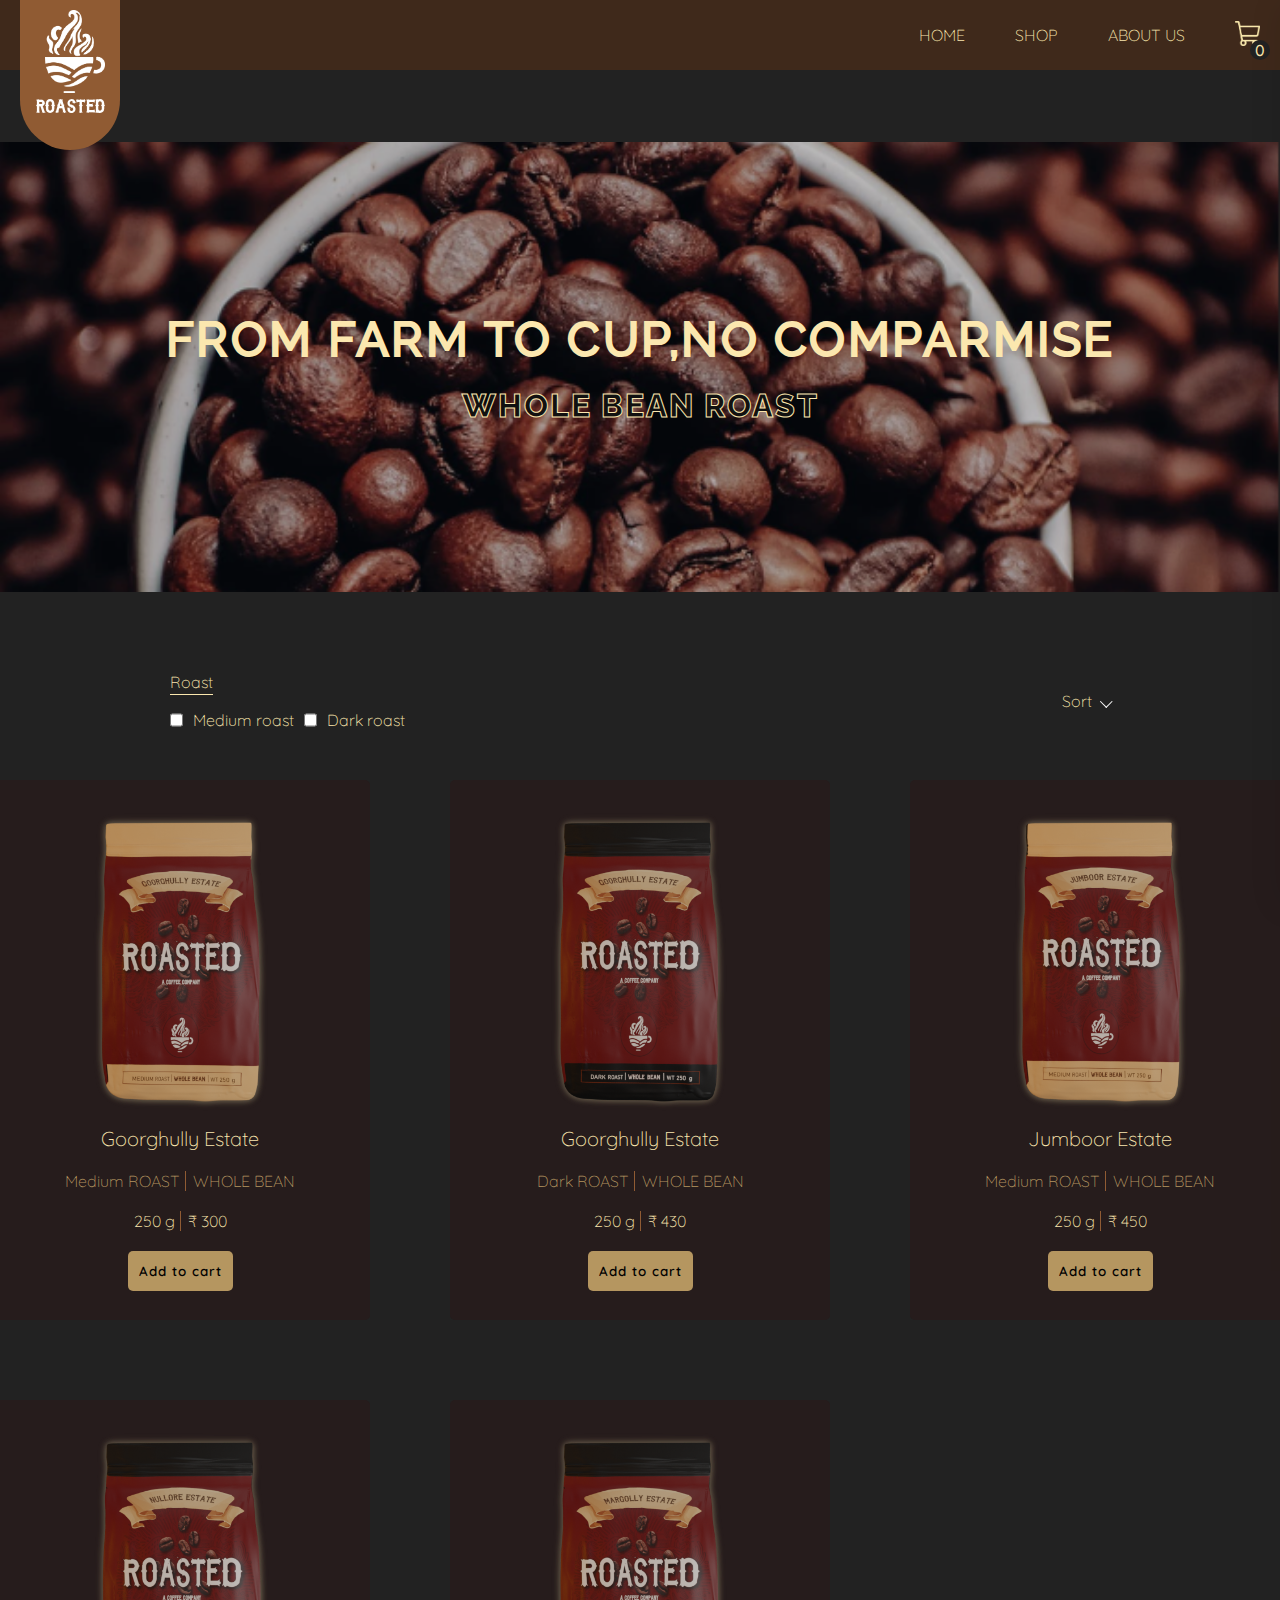
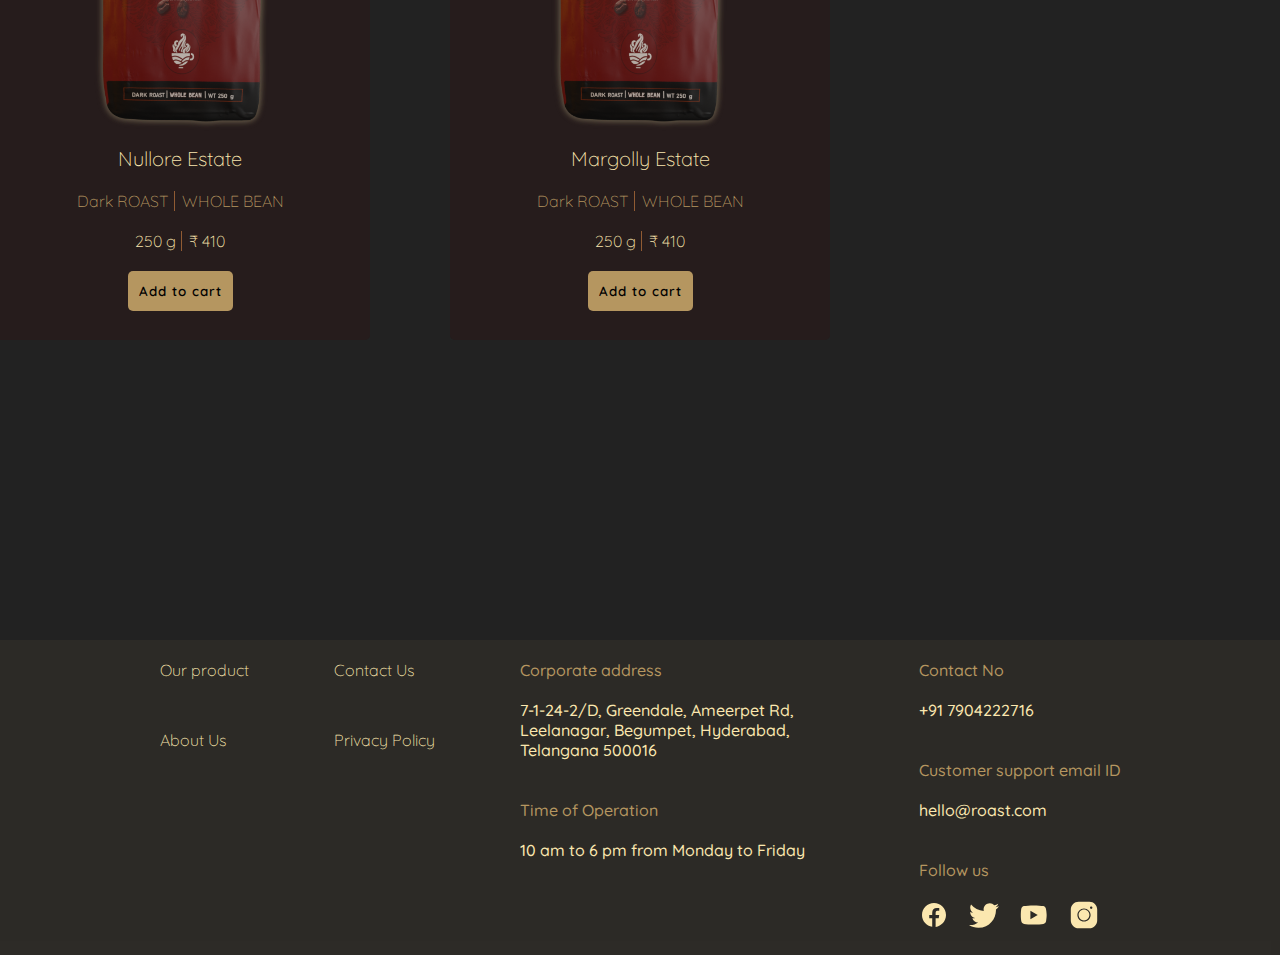
<file: Shop_WholeBean.html>
<!DOCTYPE html>
<html lang="en">
<head>
    <meta charset="UTF-8">
    <meta name="viewport" content="width=device-width, initial-scale=1.0">
    <title>Whole Bean</title>
    <link rel="preconnect" href="https://fonts.googleapis.com">
    <link rel="preconnect" href="https://fonts.gstatic.com" crossorigin>
    <link href="https://fonts.googleapis.com/css2?family=Quicksand:wght@300;500;600&family=Raleway&display=swap" rel="stylesheet">
    <link href="https://fonts.googleapis.com/css2?family=Raleway:wght@400;500;800&display=swap" rel="stylesheet">
    <link href="./style.css" rel="stylesheet">
</head>
<body>
    <div id="navBar">
        <ul id="menu">
            <li><a href="index.html">HOME</a></li>
            <li><a href="Shop.html">SHOP</a></li>
            <li><a href="About.html">ABOUT US</a></li>
            <li><img src="./Images/Icons/carts.png" alt="cart" id="shoppingIcon"><span id="cartItemCount">0</span></li>
        </ul>
    <a href="Index.html"><div id="logo">
            <img src="./Assests/1x/1x/Asset 2.png" alt="logo" height="82.82px" style="margin-top: 10px; position: relative; left: 5px;">
            <p id="logotext">Roasted</p>
        </div>
    </a>
    </div>
    <div class="cart-container moved">
        <div class="cart-header">
            <p style="font-weight: 500; color: #ffffff; font-size: 18px;">SHOPPING CART</p>
            <img src="./Images/Icons/close.png" alt="closeButton" id="closeButton">
        </div>
        <div id="cart-items"></div>
        <div class="footerCal"></div>
        <button class="checkOut">CHECK OUT</button>
    </div>
    <div class="carousel">
        <div class="tagHolder">
            <p class="tagLine lightText">FROM FARM TO CUP,NO COMPARMISE</p>
            <p class="tagBottom">WHOLE BEAN ROAST</p>  
        </div>
        <div class="holder"><img class="banner" src="./Images/Banners/whole-bean.png" width="100%"></div>
    </div>
    <div class="shopSection">
        <div class="filterSection">
            <p class="lightText" style="border-bottom: 1px solid #FBE7AF; width: fit-content; padding-bottom: 2px;">Roast</p>
            <div class="checkboxContainer">
                <div class="checkBox">
                    <input type="checkbox">
                    <p class="lightText">Medium roast</p>
                </div>
                <div class="checkBox">
                    <input type="checkbox">
                    <p class="lightText">Dark roast</p>
                </div>
            </div>
        </div>
        <div class="sortSection">
            <p class="lightText">Sort</p>
            <div class="arrow"></div>
        </div>
       
    </div>
    <div class="shopCards" id="wholeBean">
    </div>
    <div class="footercontent">
      <div class="footer">
        <div class="section">
            <a href="Shop.html">Our product</a>
            <a href="About.html">About Us</a>
        </div>
        <div class="section">
            <a href="ContactUs.html">Contact Us</a>
            <a href="Shop.html">Privacy Policy</a>
        </div>
        <div class="section">
            <p class="heading">Corporate address</p>
            <p class="description">7-1-24-2/D, Greendale, Ameerpet Rd, Leelanagar, Begumpet, Hyderabad, Telangana 500016</p>
            <p class="heading">Time of Operation</p>
            <p class="description">10 am to 6 pm from Monday to Friday</p>
        </div>
        <div class="section">
            <p class="heading">Contact No</p>
            <p class="description">+91 7904222716</p>
            <p class="heading">Customer support email ID</p>
            <p class="description">hello@roast.com</p>
            <p class="heading">Follow us</p>
            <div class="iconHolder">
                <svg xmlns="http://www.w3.org/2000/svg" x="0px" y="0px" width="30" height="30" viewBox="0,0,256,256"
                style="fill:#000000;">
                <g fill="#fbe7af" fill-rule="nonzero" stroke="none" stroke-width="1" stroke-linecap="butt" stroke-linejoin="miter" stroke-miterlimit="10" stroke-dasharray="" stroke-dashoffset="0" font-family="none" font-weight="none" font-size="none" text-anchor="none" style="mix-blend-mode: normal"><g transform="scale(8.53333,8.53333)"><path d="M15,3c-6.627,0 -12,5.373 -12,12c0,6.016 4.432,10.984 10.206,11.852v-8.672h-2.969v-3.154h2.969v-2.099c0,-3.475 1.693,-5 4.581,-5c1.383,0 2.115,0.103 2.461,0.149v2.753h-1.97c-1.226,0 -1.654,1.163 -1.654,2.473v1.724h3.593l-0.487,3.154h-3.106v8.697c5.857,-0.794 10.376,-5.802 10.376,-11.877c0,-6.627 -5.373,-12 -12,-12z"></path></g></g>
                </svg>
                <svg xmlns="http://www.w3.org/2000/svg" x="0px" y="0px" width="30" height="30" viewBox="0,0,256,256"style="fill:#000000;">
                <g fill="#fbe7af" fill-rule="nonzero" stroke="none" stroke-width="1" stroke-linecap="butt" stroke-linejoin="miter" stroke-miterlimit="10" stroke-dasharray="" stroke-dashoffset="0" font-family="none" font-weight="none" font-size="none" text-anchor="none" style="mix-blend-mode: normal"><g transform="scale(5.12,5.12)"><path d="M50.0625,10.4375c-1.84766,0.82031 -3.82812,1.37109 -5.91016,1.62109c2.125,-1.27344 3.75781,-3.28906 4.52344,-5.6875c-1.98437,1.17578 -4.19141,2.03125 -6.53125,2.49219c-1.875,-2 -4.54687,-3.24609 -7.50391,-3.24609c-5.67969,0 -10.28516,4.60156 -10.28516,10.28125c0,0.80469 0.09375,1.58984 0.26953,2.34375c-8.54687,-0.42969 -16.12109,-4.52344 -21.19531,-10.74609c-0.88672,1.52344 -1.39062,3.28906 -1.39062,5.17187c0,3.56641 1.8125,6.71484 4.57422,8.5625c-1.6875,-0.05469 -3.27344,-0.51953 -4.66016,-1.28906c0,0.04297 0,0.08594 0,0.12891c0,4.98438 3.54688,9.13672 8.24609,10.08594c-0.85937,0.23438 -1.76953,0.35938 -2.70703,0.35938c-0.66406,0 -1.30859,-0.0625 -1.9375,-0.1875c1.3125,4.08203 5.10938,7.0625 9.60547,7.14453c-3.51562,2.75781 -7.94922,4.39844 -12.76953,4.39844c-0.83203,0 -1.64844,-0.04687 -2.44922,-0.14453c4.54687,2.92188 9.95312,4.62109 15.76172,4.62109c18.91406,0 29.25781,-15.66797 29.25781,-29.25391c0,-0.44531 -0.01172,-0.89453 -0.02734,-1.33203c2.00781,-1.44922 3.75,-3.26172 5.12891,-5.32422z"></path></g></g>
                </svg>
                <svg xmlns="http://www.w3.org/2000/svg" x="0px" y="0px" width="30" height="30" viewBox="0,0,256,256"style="fill:#000000;">
                    <g fill="#fbe7af" fill-rule="nonzero" stroke="none" stroke-width="1" stroke-linecap="butt" stroke-linejoin="miter" stroke-miterlimit="10" stroke-dasharray="" stroke-dashoffset="0" font-family="none" font-weight="none" font-size="none" text-anchor="none" style="mix-blend-mode: normal"><g transform="scale(5.12,5.12)"><path d="M44.89844,14.5c-0.39844,-2.19922 -2.29687,-3.80078 -4.5,-4.30078c-3.29687,-0.69922 -9.39844,-1.19922 -16,-1.19922c-6.59766,0 -12.79687,0.5 -16.09766,1.19922c-2.19922,0.5 -4.10156,2 -4.5,4.30078c-0.40234,2.5 -0.80078,6 -0.80078,10.5c0,4.5 0.39844,8 0.89844,10.5c0.40234,2.19922 2.30078,3.80078 4.5,4.30078c3.5,0.69922 9.5,1.19922 16.10156,1.19922c6.60156,0 12.60156,-0.5 16.10156,-1.19922c2.19922,-0.5 4.09766,-2 4.5,-4.30078c0.39844,-2.5 0.89844,-6.10156 1,-10.5c-0.20312,-4.5 -0.70312,-8 -1.20312,-10.5zM19,32v-14l12.19922,7z"></path></g></g>
                </svg>
                <svg xmlns="http://www.w3.org/2000/svg" x="0px" y="0px" width="30" height="30" viewBox="0,0,256,256"style="fill:#000000;"><g fill="#fbe7af" fill-rule="nonzero" stroke="none" stroke-width="1" stroke-linecap="butt" stroke-linejoin="miter" stroke-miterlimit="10" stroke-dasharray="" stroke-dashoffset="0" font-family="none" font-weight="none" font-size="none" text-anchor="none" style="mix-blend-mode: normal"><g transform="scale(5.12,5.12)"><path d="M16,3c-7.17,0 -13,5.83 -13,13v18c0,7.17 5.83,13 13,13h18c7.17,0 13,-5.83 13,-13v-18c0,-7.17 -5.83,-13 -13,-13zM37,11c1.1,0 2,0.9 2,2c0,1.1 -0.9,2 -2,2c-1.1,0 -2,-0.9 -2,-2c0,-1.1 0.9,-2 2,-2zM25,14c6.07,0 11,4.93 11,11c0,6.07 -4.93,11 -11,11c-6.07,0 -11,-4.93 -11,-11c0,-6.07 4.93,-11 11,-11zM25,16c-4.96,0 -9,4.04 -9,9c0,4.96 4.04,9 9,9c4.96,0 9,-4.04 9,-9c0,-4.96 -4.04,-9 -9,-9z"></path></g></g>
                </svg>

            </div>
        </div>
      </div>
    </div>
    <script src="./functions.js"></script>    
    
    
</body>
</html>
</file>
<file: style.css>
*{
    font-family: 'Quicksand', sans-serif;
    font-weight: 300;
    margin: 0;
}
@font-face {
    font-family: Rockybilly;
    src: url(./Assests/1x/Rockybilly.ttf);
}
@font-face {
    font-family: bikerfromhell;
    src: url(./Assests/1x/Biker\ From\ Hell.otf);
}
#navBar{
    background-color: #3f291b;
    position: fixed;
    top: 0; 
    width: 100%;
    z-index: 3;
}
body{
    margin: 0%; 
    padding: 0%; 
    background-color: #222;
}
ul a{
    text-decoration: none;
    color: #FBE7AE;
    padding: 20px;
}

li{
    list-style: none;
}
#logo{
    height: 150px;
    width: 100px;
    border-radius: 0px 0px 50px 50px;
    display: flex;
    flex-direction: column;
    background-color: #905B33;
    position: fixed;
    top: 0px;
    left: 20px;
    align-items: center;

}
#logotext{
    margin: 0%;
    font-family: bikerfromhell;   
    color: white;
    margin: 0%;
    gap: 3px;
    font-size: 20px;
    margin-top: 5px;

}
#menu{
    display: flex;
    gap: 10px;
    justify-content: end;
    align-items: center;
    height: 70px;
    margin: 0%;
}

#slideShow{
    width: 100%;
    height: 500px;
    background-color: #905B33;
    margin-top: 175px;
    margin-bottom: 175px;
}
.subHeading{
    text-align: center;
    font-size: 30px;
    text-decoration: none;
    color: #FBE7AF;
    letter-spacing: 5%;
    margin-top: 50px;
}
#bottomBorder{
    border-bottom: #FBE7AE 1px solid;
    position:absolute;
    width: 7.5%;
    left: 50%;

}
#subDecor{
    height: 7px;
    width: 7px;
    rotate: 45deg;
    position: relative;
    z-index: 2;
    background-color: #FBE7AE;
    left: 57.5%;
    margin: 0%;
    top: 4px;
}
.shopCat {
    justify-content: center;
    display: grid;
    grid-template-columns: 670px 670px;
    grid-template-rows: 340px 340px;
    grid-auto-columns: 1fr;
    grid-auto-rows: 1fr;
    gap: 44px 44px;
    grid-auto-flow: row;
    height: 100vh;
    width: 100vw;
    margin: auto ;
    margin-top: 70px;
    margin-bottom: 120px;
    grid-template-areas:
      "frenchPress filterCoffee"
      "mokaPot wholeBean";
}
 .cardDecor{
    position: relative;
    display: flex;
    flex-direction: column;
    border: #B59660 1px solid;
    border-radius: 3px;
    box-shadow: 4px 4px 3px #3f291b;
    display: flex;
    flex-direction: column;
    align-items: center;
    font-size: 20px;
    letter-spacing: 1px;
}
.frenchPress { 
    grid-area: frenchPress;
    width: 100%;

}
.filterCoffee { 
    grid-area: filterCoffee;
    width: 100%;
}  
.mokaPot { 
    grid-area: mokaPot;
    width: 100%;
}
.wholeBean { 
    grid-area: wholeBean;
    width: 100%;
}
.seller-container{
    margin: 0px 100px 0px 100px;
    margin-top: 70px;
    display: grid;
    grid-template-columns: 0.5fr 0.5fr 0.5fr;
    grid-template-rows: 540px 540px;
    gap: 80px 80px;
    padding: 0%;
    grid-template-areas:
      "seller1 seller2 seller3"
      "seller4 seller5 seller6";
  }
.seller1 { grid-area: seller1; }
.seller2 { grid-area: seller2; }
.seller3 { grid-area: seller3; }
.seller4 { grid-area: seller4; }
.seller5 { grid-area: seller5; }
.seller6 { grid-area: seller6; }
.sellerCard{
    background-color: #2A161580;
    width: 100%;
    height: 100%;
    border-radius: 5px;
    display: flex;
    flex-direction: column;
    align-items: center;
    justify-content: center;
    gap: 20px;
}
.sellerCard p{
    margin: 0px;
}
.productName{
    font-size: 20px;
    color: #FBE7AF;
    text-align: center;
    margin-bottom: 5px;
    margin-top: 5px;
}
.roastPress{    
    display: flex;
    gap: 5px;
    justify-content: center;
    color: #B59660;
}
.leftBorder{
    border-left: #905B33 1px solid;
    padding-left: 7px;
}
.weigthPrice{
    display: flex;
    gap: 5px;
    justify-content: center;
    color: #FBE7AF;    
}
.flavour{
    text-align: center;
    color: #B59660;
}
.shopButton{
    background-color: #B59660;
    width: 105px;
    height: 40px;
    margin: 0px auto 0px auto;
    border-radius: 5px;
    font-weight: 600;
    letter-spacing: 1px;
    border: none;
    cursor: pointer;
}
.testimony-container {  display: grid;
    grid-template-columns: 1fr 1fr 1fr;
    grid-template-rows: 205px auto;
    gap: 20px 70px;
    grid-auto-flow: row;
    height: 205px;
    min-height: 205px;
    margin: 76px 0px 70px 0px;
    padding: 0px 50px 0px 50px;
    grid-template-areas:
      "testimony1 testimony2 testimony3" 
      "person1 person2 person3";
}
.testimony1 { grid-area: testimony1; }  
.testimony2 { grid-area: testimony2; }
.testimony3 { grid-area: testimony3; }
.person1{grid-area:  person1;}
.person2{grid-area:  person2;}
.person3{grid-area:  person3;}
.testimonyCard{
    background-color: #905b3317;
    border-radius: 2px;
    color: #FBE7AF;
    font-family: 'Raleway', sans-serif;
    display: flex;
    align-items: center;
    text-align: center;
}
.test{
    padding: 10px;
}
.personDescrip{
    color: #B59660;
    text-align: center;
    text-decoration:wavy;
}
.footer{
    color: #FBE7AF;
    height: 315px;
    width: 75vw;
    display: grid;
    grid-template-columns: auto auto auto auto;
    grid-row: auto;
    gap: 0px 85px;
    margin: auto;
    margin-top: 300px;
}
.section{
    display: flex;
    flex-direction: column;
    max-width: 400px;
    gap: 20px;
}
.description{
    margin: 0%;
    font-weight: 500;
    letter-spacing: 5%;
}
.heading{
    font-weight: 500;
    color: #B59660;
    letter-spacing: 5%;
    margin-top: 20px;
}
.section a{
    padding: 20px 0px 10px 0px;
}
.footercontent{
    background-color: #B5966013;
}
.iconHolder{
    display: flex;
    gap: 20px;
}
.productImage{
    width: 170px;
    filter: drop-shadow(2px 0 3px #FBE7AE20 ) 
        drop-shadow(0 2px 3px #FBE7AE20)
        drop-shadow(-2px 0 3px #FBE7AE20) 
        drop-shadow(0 -2px 3px #FBE7AE20);
}
.lightText{
    color: #FBE7AE;
}
.darkText{
    color: #121110;
}
.imageCatrgory{
    object-fit: cover;
    position: relative;
    top: -0px;
    left: 0px;
    width: 660px;
    padding: 0px;
}
.category{
    text-align: center;
    margin: 0%;
    padding: 10px;
    letter-spacing: 5%;
}
.imageContainer{
    overflow: hidden;
    padding: 10px;
}
.carousel{
    position: relative;

}
.banner{
    position: relative;
    filter: brightness(80%);
}
.holder{
    height: 450px;
    overflow: hidden;
    margin-top: 142px;
}
.tagLine{
    font-family: 'Raleway', sans-serif;
    letter-spacing: 2px;
    font-size: 48px;
    font-weight: 500;
    text-align: center;
    -webkit-text-stroke: 2px #FBE7AF;
    letter-spacing: 2.5px;
}
.tagBottom{
    font-family: 'Raleway', sans-serif;
    letter-spacing: 2px;
    font-size: 32px;
    font-weight: 800;
    text-align: center;
    -webkit-text-stroke: 1px #FBE7AF;
    color: #111;
    margin-top: 20px;
}
.tagHolder{
    position: absolute;
    top: 50%;
    left: 50%;
    transform: translate(-50%, -50%);
    z-index: 2;
    width: 100vw;
}
.shopCards{
    display: grid;
    grid-template-columns: repeat(3 , 380px);
    grid-auto-rows: 540px;
    gap: 80px 80px;
    justify-content: center;
    margin: 50px 50px auto 50px;

}
.checkBox{
    display: flex;
    gap: 10px;
}
.checkboxContainer{
    display: flex;
    gap: 10px;
    margin-top: 15px;
}
.arrow{
    border-bottom: 1px solid white;
    border-right: 1px solid white;
    rotate: 45deg;
    width: 7.5px;
    height: 7.5px;
}
.sortSection{
    display: flex;
    gap: 10px;
    justify-content: center;
    align-items: center;
}
.shopSection{
    margin: 80px 170px auto 170px;
    display: flex;
    justify-content: space-between;
}
div a{
    text-decoration: none;
    color: #FBE7AE;
}
.carousel-container {
    display: grid;
    grid-template-columns: repeat(4, 100%);
    transform: translateX(0);
    transition: transform 0.5s ease;
    width: 100%;
}

.slide {
    width: 100%;
}

.overflowCont {
    overflow: hidden;
    position: relative;
    margin-top: 200px;
}

.highlight {
    position: absolute;
    bottom: 10px;
    left: 50%;
    transform: translateX(-50%);
    display: flex;
    justify-content: center;
    align-items: center;
}

.highlight-dot {
    width: 10px;
    height: 10px;
    border-radius: 50%;
    background-color: white;
    margin: 0 5px;
    cursor: pointer;
}
.active{
    background-color: #3f291b;
    border: 2px solid #905B33;
}
.cart-container{
    display: grid;
    grid-template-columns: 400px;
    grid-template-rows: 70px 1fr 70px 70px;
    position: fixed;
    width: 400px;
    background-color: #e3e3e3;
    z-index: 4;
    top: 0;
    right: 0;
    bottom: 0;
    transition: 0.5s;
    background: rgba(255, 255, 255, 0.3);
    box-shadow: 0 4px 30px rgba(0, 0, 0, 0.1);
    backdrop-filter: blur(30px);
    -webkit-backdrop-filter: blur(30px);
}
.checkOut{
    width: 400px;
    height: 70px;
    border: none;
    font-weight: 500;
    background-color: #905B33;
}
#cart-items{
    height: 100%;
    width: 400px;
    margin-top: 10px;
    overflow: auto;
}
.cart-header{
    background-color: #905B33;
    display: flex;
    justify-content: space-around;
    align-items: center;
}
.upArrow{
    background-color: #986101;
    color: white;
    font-weight: 500;
    width: 16px;
    height: 16px;
    padding: 2px;
    display: flex;
    align-items: center;
    justify-content: center;
    border-radius: 50%;
    text-align: center;
    rotate: 90deg;
    cursor: pointer;
}
.downArrow{
    background-color: #905B33;
    color: white;
    font-weight: 500;
    width: 16px;
    height: 16px;
    padding: 2px;
    border-radius: 50%;
    text-align: center;
    rotate: -90deg;
    display: flex;
    align-items: center;
    justify-content: center;
    cursor: pointer;
}
.items{
    display: flex;
    justify-content: space-evenly;
    align-items: center;
    background-color: white;
    border-radius: 10px;
    width: 380px;
    margin: auto;
    gap: 20px;
    margin-bottom: 10px;
    overflow: auto;
}
.itemCount{
    display: flex;
    flex-direction: column;
    align-items: center;
    justify-content: center;
    gap:  5px;
}
.footerCal{
    background-color: #ffdabd;
}
#shoppingIcon{
    width: 25px;
    position: relative;
    padding: 20px;
    cursor: pointer;
}
#cartItemCount{
    background-color: #222;
    position: absolute;
    bottom: 10px;
    right: 10px;
    border-radius: 50%;
    width: 20px;
    height: 20px;
    display: flex;
    align-items: center;
    justify-content: center;
    color: #FBE7AE;
    font-weight: 500;
}
.moved{
    right: -400px;
}
#closeButton{
    height: 20px;
    cursor: pointer;
}
.itemDescription{
    display: flex;
    flex-direction: column;
    gap: 2.5px;
}
.estateName{
    font-weight: 600;
    color: #462d00;
    font-size: large;
    margin-bottom: 2px;
}
.itemGrind{
    color: #532000;
    font-weight: 500;
    font-size: 15px;
    margin-bottom: 3px;
}
.itemRoast{
    border-left: 2px solid #B59660;
    margin-right: 5px;
    padding-left: 5px;
    color: #986101;
    font-weight: 400;
    font-size: 14px;
}
.itemRate{
    font-weight: 600;
    color: #462d00;
    font-size: large;
    margin-bottom: 2px;

}
</file>
